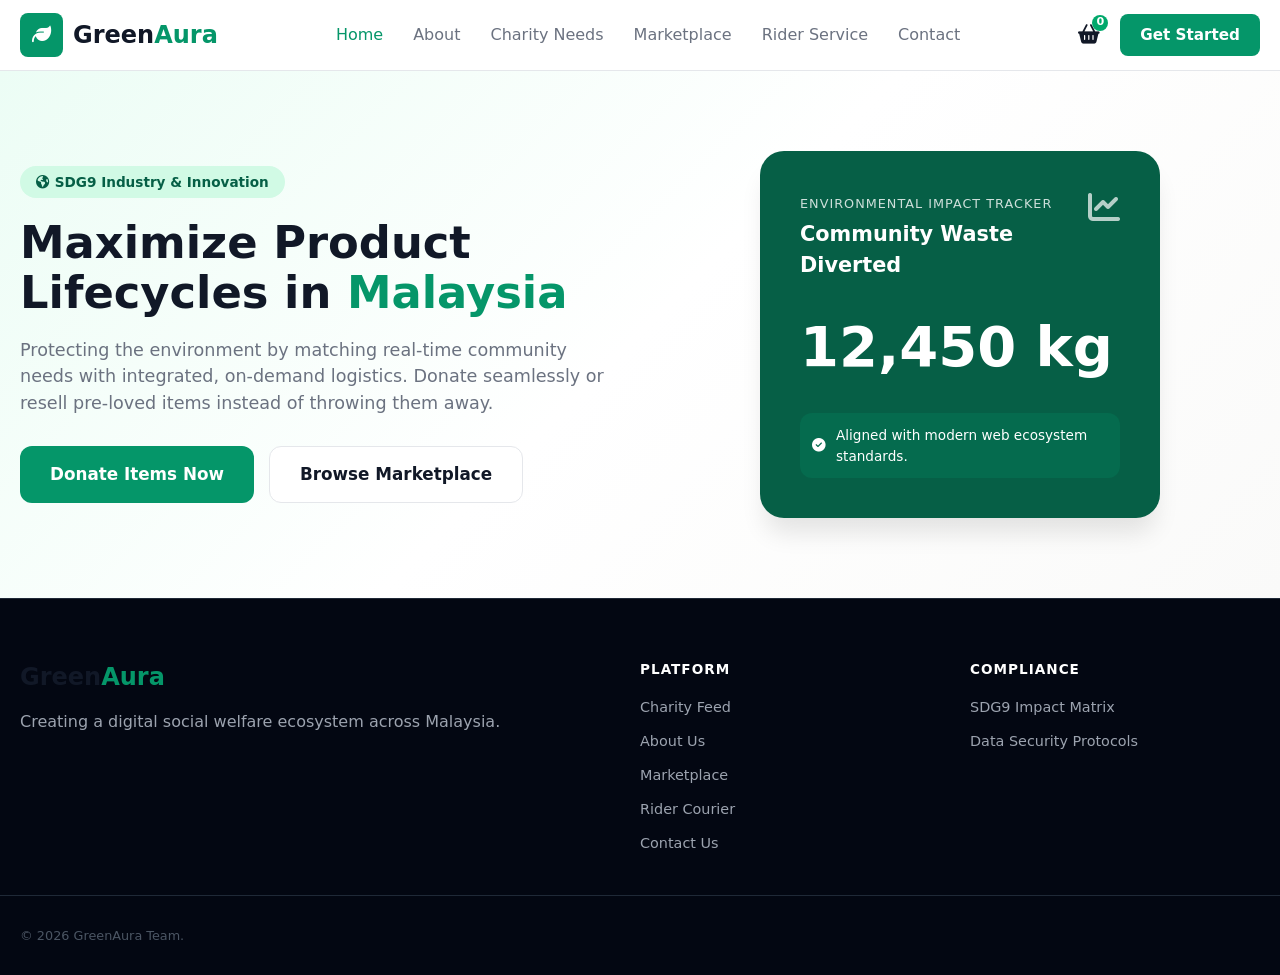
<file: index.html>
<!DOCTYPE html>
<html lang="en">
<head>
    <meta charset="UTF-8">
    <meta name="viewport" content="width=device-width, initial-scale=1.0">
    <title>GreenAura - Sustainable Lifecycle Management</title>
    <link rel="stylesheet" href="style.css">
    <link rel="stylesheet" href="https://cdnjs.cloudflare.com/ajax/libs/font-awesome/6.4.0/css/all.min.css">
</head>
<body>

    <header class="site-header">
        <div class="nav-container">
            <div class="brand-logo">
                <div class="logo-icon"><i class="fa-solid fa-leaf"></i></div>
                <span class="logo-text">Green<span class="logo-highlight">Aura</span></span>
            </div>

            <nav class="main-nav">
                <a href="index.html" class="nav-link active">Home</a>
                 <a href="about.html" class="nav-link">About</a>
                <a href="charity.html" class="nav-link">Charity Needs</a>
                <a href="marketplace.html" class="nav-link">Marketplace</a>
                <a href="rider.html" class="nav-link">Rider Service</a>
                <a href="contact.html" class="nav-link">Contact</a>
            </nav>

            <div class="header-actions">
                <a href="javascript:void(0)" onclick="toggleCartDrawer(true)" class="cart-btn" style="text-decoration: none; position: relative; color: #111827; font-size: 1.2rem;">
                    <i class="fa-solid fa-basket-shopping"></i>
                    <span style="position: absolute; top: -6px; right: -8px; background-color: #00a86b; color: white; font-size: 0.7rem; font-weight: bold; border-radius: 50%; width: 16px; height: 16px; display: flex; align-items: center; justify-content: center;">0</span>
                </a>
                <a href="auth.html" class="btn btn-primary">Get Started</a>
            </div>
        </div>
    </header>

    <main>
        <section class="hero-section">
            <div class="hero-container">
                <div class="hero-content">
                    <div class="badge-tag">
                        <i class="fa-solid fa-earth-americas"></i> SDG9 Industry & Innovation
                    </div>
                    <h1 class="hero-title">Maximize Product Lifecycles in <span class="text-green">Malaysia</span></h1>
                    <p class="hero-description">
                        Protecting the environment by matching real-time community needs with integrated, on-demand logistics. Donate seamlessly or resell pre-loved items instead of throwing them away.
                    </p>
                    <div class="hero-buttons">
                        <a href="charity.html" class="btn btn-primary btn-lg">Donate Items Now</a>
                        <a href="marketplace.html" class="btn btn-secondary btn-lg">Browse Marketplace</a>
                    </div>
                </div>
                
                <div class="hero-visual">
                    <div class="impact-card">
                        <div class="card-header">
                            <div>
                                <span class="card-subtitle">Environmental Impact Tracker</span>
                                <h3 class="card-title">Community Waste Diverted</h3>
                            </div>
                            <i class="fa-solid fa-chart-line card-icon"></i>
                        </div>
                        <div class="card-metric">12,450 kg</div>
                        <div class="card-footer">
                            <i class="fa-solid fa-circle-check"></i>
                            <span>Aligned with modern web ecosystem standards.</span>
                        </div>
                    </div>
                </div>
            </div>
        </section>
    </main>

    <footer class="site-footer">
        <div class="section-container footer-grid">
            <div class="footer-brand">
                <span class="logo-text text-white">Green<span class="logo-highlight">Aura</span></span>
                <p>Creating a digital social welfare ecosystem across Malaysia.</p>
            </div>
            <div class="footer-links">
                <h5>Platform</h5>
                <ul>
                    <li><a href="charity.html">Charity Feed</a></li>
                    <li><a href="about.html">About Us</a></li>
                    <li><a href="marketplace.html">Marketplace</a></li>
                    <li><a href="rider.html">Rider Courier</a></li>
                    <li><a href="contact.html">Contact Us</a></li>
                </ul>
            </div>
            <div class="footer-links">
                <h5>Compliance</h5>
                <ul>
                    <li><a href="#">SDG9 Impact Matrix</a></li>
                    <li><a href="#">Data Security Protocols</a></li>
                </ul>
            </div>
        </div>
        <div class="section-container footer-copyright">
            <p>&copy; 2026 GreenAura Team.</p>
            <p></p>
        </div>
    </footer>

    <div id="cartDrawer" style="position: fixed; top: 0; right: -450px; width: 100%; max-width: 400px; height: 100%; background-color: white; box-shadow: -10px 0 25px rgba(0,0,0,0.08); z-index: 10000; display: flex; flex-direction: column; transition: right 0.3s ease-in-out; box-sizing: border-box; font-family: sans-serif;">
        
        <div style="padding: 24px; border-bottom: 1px solid #e5e7eb; display: flex; justify-content: space-between; align-items: center;">
            <h3 style="margin: 0; font-size: 1.25rem; color: #111827; display: flex; align-items: center; gap: 10px;">
                <i class="fa-solid fa-basket-shopping" style="color: #00a86b;"></i> Selected Items
            </h3>
            <button onclick="toggleCartDrawer(false)" style="background: none; border: none; font-size: 1.3rem; color: #9ca3af; cursor: pointer;">
                <i class="fa-solid fa-xmark"></i>
            </button>
        </div>

        <div id="cartItemsList" style="flex-grow: 1; overflow-y: auto; padding: 24px; display: flex; flex-direction: column; gap: 15px;">
            </div>

        <div style="padding: 24px; border-top: 1px solid #e5e7eb; background-color: #f9fafb;">
            <div style="display: flex; justify-content: space-between; margin-bottom: 15px; font-size: 0.95rem;">
                <span style="color: #4b5563;">Total Gross (With Fees):</span>
                <span id="drawerSubtotal" style="font-weight: 700; color: #111827; font-size: 1.2rem;">RM 0.00</span>
            </div>
            <button onclick="launchSandboxCheckout()" style="width: 100%; background-color: #00a86b; color: white; border: none; padding: 13px; font-size: 1rem; font-weight: 600; border-radius: 8px; cursor: pointer; display: flex; align-items: center; justify-content: center; gap: 8px;">
                Proceed to Secure Checkout <i class="fa-solid fa-arrow-right"></i>
            </button>
        </div>
    </div>

    <div id="cartOverlay" onclick="toggleCartDrawer(false)" style="display: none; position: fixed; top: 0; left: 0; width: 100%; height: 100%; background-color: rgba(0,0,0,0.3); backdrop-filter: blur(1px); z-index: 9999;"></div>

    <script src="cart.js"></script>
</body>
</html>
</file>
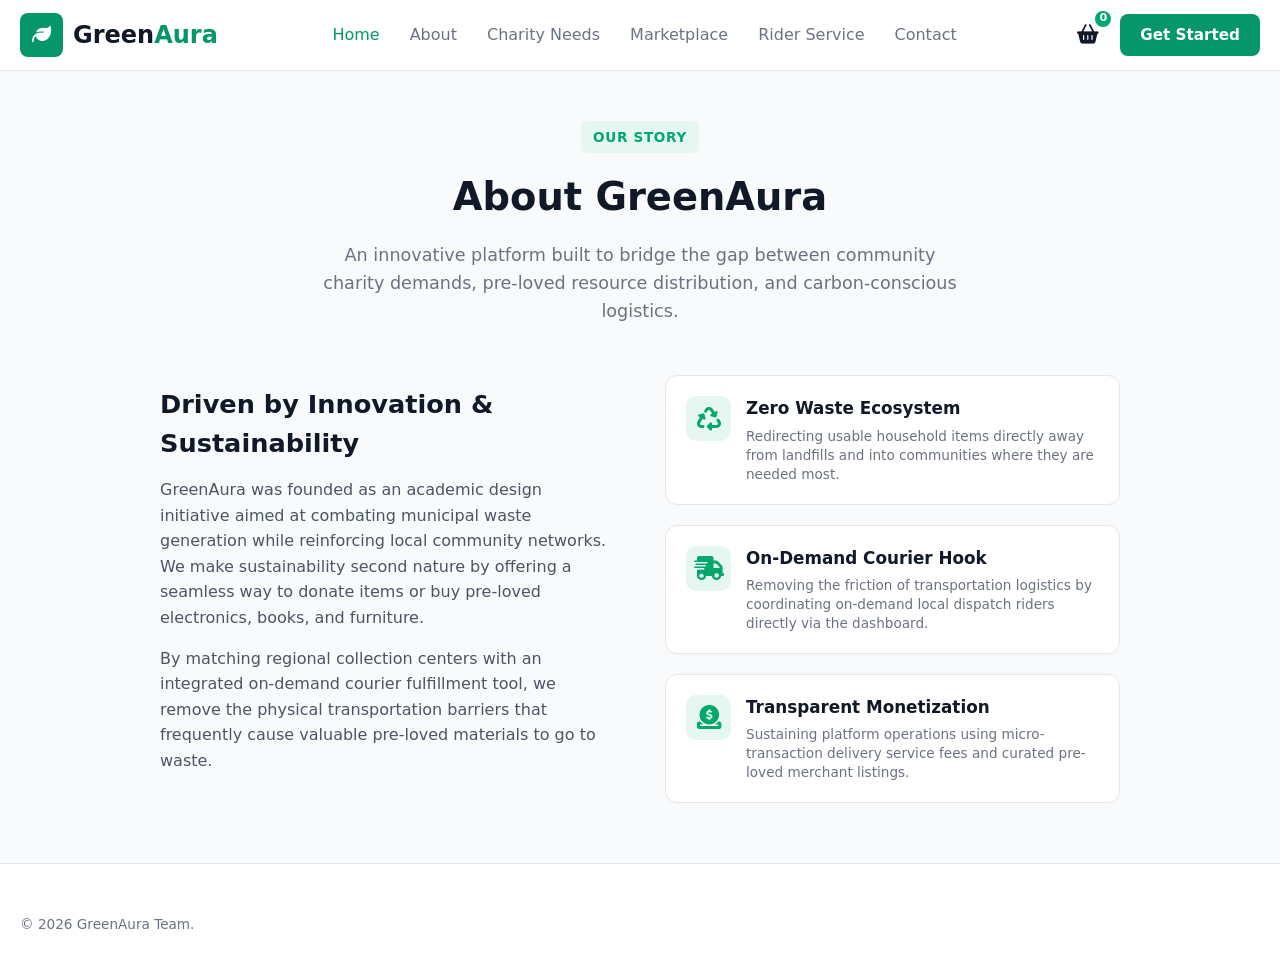
<file: about.html>
<!DOCTYPE html>
<html lang="en">
<head>
    <meta charset="UTF-8">
    <meta name="viewport" content="width=device-width, initial-scale=1.0">
    <title>About Us - GreenAura</title>
    <link rel="stylesheet" href="style.css">
    <link rel="stylesheet" href="https://cdnjs.cloudflare.com/ajax/libs/font-awesome/6.4.0/css/all.min.css">
</head>
<body style="margin: 0; background-color: #f9fafb; font-family: 0.7rem;">

    <header class="site-header">
        <div class="nav-container">
            <div class="brand-logo">
                <div class="logo-icon"><i class="fa-solid fa-leaf"></i></div>
                <span class="logo-text">Green<span class="logo-highlight">Aura</span></span>
            </div>
            
            <nav class="main-nav">
                <a href="index.html" class="nav-link active">Home</a>
                 <a href="about.html" class="nav-link">About</a>
                <a href="charity.html" class="nav-link">Charity Needs</a>
                <a href="marketplace.html" class="nav-link">Marketplace</a>
                <a href="rider.html" class="nav-link">Rider Service</a>
                <a href="contact.html" class="nav-link">Contact</a>
            </nav>
            
            <div class="header-actions" style="display: flex; align-items: center; gap: 15px;">
                <a href="javascript:void(0)" onclick="toggleCartDrawer(true)" class="cart-btn" style="text-decoration: none; position: relative; color: #111827; font-size: 1.2rem; padding: 6px;">
                    <i class="fa-solid fa-basket-shopping"></i>
                    <span style="position: absolute; top: -4px; right: -6px; background-color: #00a86b; color: white; font-size: 0.7rem; font-weight: bold; border-radius: 50%; width: 16px; height: 16px; display: flex; align-items: center; justify-content: center;">0</span>
                </a>
                <a href="auth.html" class="btn btn-primary" style="text-decoration: none;">Get Started</a>
            </div>
        </div>
    </header>

    <main style="max-width: 1000px; margin: 50px auto; padding: 0 20px; box-sizing: border-box;">
        
        <div style="text-align: center; margin-bottom: 50px;">
            <span style="background-color: #e6f6f0; color: #00a86b; padding: 6px 12px; border-radius: 6px; font-weight: 700; font-size: 0.85rem; letter-spacing: 0.05em; display: inline-block; margin-bottom: 15px;">
                OUR STORY
            </span>
            <h1 style="font-size: 2.4rem; color: #111827; margin: 0 0 15px 0; font-weight: 700;">About GreenAura</h1>
            <p style="color: #6b7280; font-size: 1.1rem; max-width: 650px; margin: 0 auto; line-height: 1.6;">
                An innovative platform built to bridge the gap between community charity demands, pre-loved resource distribution, and carbon-conscious logistics.
            </p>
        </div>

        <div style="display: grid; grid-template-columns: 1fr 1fr; gap: 50px; align-items: center; margin-bottom: 60px;">
            <div>
                <h2 style="font-size: 1.6rem; color: #111827; margin-bottom: 15px;">Driven by Innovation & Sustainability</h2>
                <p style="color: #4b5563; font-size: 1rem; line-height: 1.6; margin-bottom: 15px;">
                    GreenAura was founded as an academic design initiative aimed at combating municipal waste generation while reinforcing local community networks. We make sustainability second nature by offering a seamless way to donate items or buy pre-loved electronics, books, and furniture.
                </p>
                <p style="color: #4b5563; font-size: 1rem; line-height: 1.6; margin-bottom: 20px;">
                    By matching regional collection centers with an integrated on-demand courier fulfillment tool, we remove the physical transportation barriers that frequently cause valuable pre-loved materials to go to waste.
                </p>
                
            </div>

            <div style="display: flex; flex-direction: column; gap: 20px;">
                
                <div style="background: white; border: 1px solid #e5e7eb; border-radius: 12px; padding: 20px; display: flex; gap: 15px; box-shadow: 0 2px 4px rgba(0,0,0,0.01);">
                    <div style="color: #00a86b; font-size: 1.5rem; background-color: #e6f6f0; width: 45px; height: 45px; border-radius: 10px; display: flex; align-items: center; justify-content: center; flex-shrink: 0;">
                        <i class="fa-solid fa-recycle"></i>
                    </div>
                    <div>
                        <h4 style="margin: 0 0 5px 0; font-size: 1.05rem; color: #111827; font-weight: 600;">Zero Waste Ecosystem</h4>
                        <p style="margin: 0; font-size: 0.85rem; color: #6b7280; line-height: 1.4;">Redirecting usable household items directly away from landfills and into communities where they are needed most.</p>
                    </div>
                </div>

                <div style="background: white; border: 1px solid #e5e7eb; border-radius: 12px; padding: 20px; display: flex; gap: 15px; box-shadow: 0 2px 4px rgba(0,0,0,0.01);">
                    <div style="color: #00a86b; font-size: 1.5rem; background-color: #e6f6f0; width: 45px; height: 45px; border-radius: 10px; display: flex; align-items: center; justify-content: center; flex-shrink: 0;">
                        <i class="fa-solid fa-truck-fast"></i>
                    </div>
                    <div>
                        <h4 style="margin: 0 0 5px 0; font-size: 1.05rem; color: #111827; font-weight: 600;">On-Demand Courier Hook</h4>
                        <p style="margin: 0; font-size: 0.85rem; color: #6b7280; line-height: 1.4;">Removing the friction of transportation logistics by coordinating on-demand local dispatch riders directly via the dashboard.</p>
                    </div>
                </div>

                <div style="background: white; border: 1px solid #e5e7eb; border-radius: 12px; padding: 20px; display: flex; gap: 15px; box-shadow: 0 2px 4px rgba(0,0,0,0.01);">
                    <div style="color: #00a86b; font-size: 1.5rem; background-color: #e6f6f0; width: 45px; height: 45px; border-radius: 10px; display: flex; align-items: center; justify-content: center; flex-shrink: 0;">
                        <i class="fa-solid fa-circle-dollar-to-slot"></i>
                    </div>
                    <div>
                        <h4 style="margin: 0 0 5px 0; font-size: 1.05rem; color: #111827; font-weight: 600;">Transparent Monetization</h4>
                        <p style="margin: 0; font-size: 0.85rem; color: #6b7280; line-height: 1.4;">Sustaining platform operations using micro-transaction delivery service fees and curated pre-loved merchant listings.</p>
                    </div>
                </div>

            </div>
        </div>

    </main>

    <footer class="site-footer" style="background-color: white; border-top: 1px solid #e5e7eb; padding: 20px 0; text-align: center;">
        <div class="section-container footer-copyright">
            <p style="margin: 0; color: #6b7280; font-size: 0.85rem;">&copy; 2026 GreenAura Team.</p>
        </div>
    </footer>

    <div id="cartDrawer" style="position: fixed; top: 0; right: -450px; width: 100%; max-width: 400px; height: 100%; background-color: white; box-shadow: -10px 0 25px rgba(0,0,0,0.08); z-index: 10000; display: flex; flex-direction: column; transition: right 0.3s ease-in-out; box-sizing: border-box;">
        <div style="padding: 24px; border-bottom: 1px solid #e5e7eb; display: flex; justify-content: space-between; align-items: center;">
            <h3 style="margin: 0; font-size: 1.25rem; color: #111827; display: flex; align-items: center; gap: 10px;"><i class="fa-solid fa-basket-shopping" style="color: #00a86b;"></i> Selected Items</h3>
            <button onclick="toggleCartDrawer(false)" style="background: none; border: none; font-size: 1.3rem; color: #9ca3af; cursor: pointer;"><i class="fa-solid fa-xmark"></i></button>
        </div>
        <div id="cartItemsList" style="flex-grow: 1; overflow-y: auto; padding: 24px; display: flex; flex-direction: column; gap: 15px;"></div>
        <div style="padding: 24px; border-top: 1px solid #e5e7eb; background-color: #f9fafb;">
            <div style="display: flex; justify-content: space-between; margin-bottom: 15px; font-size: 0.95rem;">
                <span style="color: #4b5563;">Total Gross (With Fees):</span>
                <span id="drawerSubtotal" style="font-weight: 700; color: #111827; font-size: 1.2rem;">RM 0.00</span>
            </div>
            <button onclick="launchSandboxCheckout()" style="width: 100%; background-color: #00a86b; color: white; border: none; padding: 13px; font-size: 1rem; font-weight: 600; border-radius: 8px; cursor: pointer; display: flex; align-items: center; justify-content: center; gap: 8px;">Proceed to Secure Checkout <i class="fa-solid fa-arrow-right"></i></button>
        </div>
    </div>
    <div id="cartOverlay" onclick="toggleCartDrawer(false)" style="display: none; position: fixed; top: 0; left: 0; width: 100%; height: 100%; background-color: rgba(0,0,0,0.3); backdrop-filter: blur(1px); z-index: 9999;"></div>

    <script src="cart.js"></script>
</body>
</html>
</file>
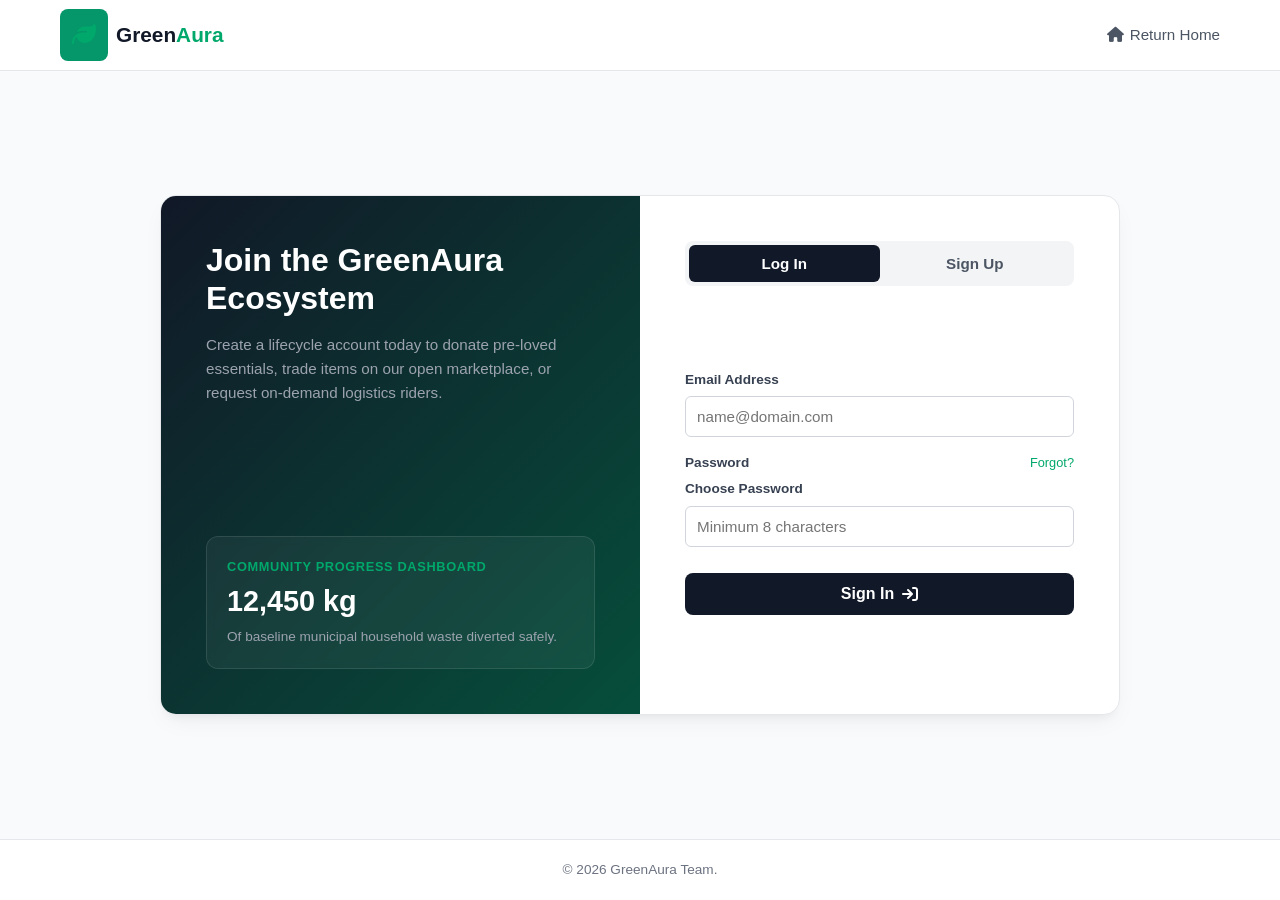
<file: auth.html>
<!DOCTYPE html>
<html lang="en">
<head>
    <meta charset="UTF-8">
    <meta name="viewport" content="width=device-width, initial-scale=1.0">
    <title>Get Started - GreenAura</title>
    <link rel="stylesheet" href="style.css">
    <link rel="stylesheet" href="https://cdnjs.cloudflare.com/ajax/libs/font-awesome/6.4.0/css/all.min.css">
</head>
<body style="background-color: #f9fafb; min-height: 100vh; display: flex; flex-direction: column; font-family: sans-serif; margin: 0;">

    <header class="site-header" style="background: white; border-bottom: 1px solid #e5e7eb;">
        <div class="nav-container" style="max-width: 1200px; margin: 0 auto; padding: 15px 20px; display: flex; justify-content: space-between; align-items: center;">
            <div class="brand-logo" style="display: flex; align-items: center; gap: 8px;">
                <div class="logo-icon" style="color: #00a86b; font-size: 1.5rem;"><i class="fa-solid fa-leaf"></i></div>
                <span class="logo-text" style="font-weight: 700; font-size: 1.3rem; color: #111827;">Green<span style="color: #00a86b;">Aura</span></span>
            </div>
            <a href="index.html" style="text-decoration: none; color: #4b5563; font-size: 0.95rem; display: flex; align-items: center; gap: 6px;">
                <i class="fa-solid fa-house"></i> Return Home
            </a>
        </div>
    </header>

    <main style="flex-grow: 1; display: flex; align-items: center; justify-content: center; padding: 40px 20px; box-sizing: border-box;">
        <div style="background: white; width: 100%; max-width: 960px; border-radius: 16px; box-shadow: 0 10px 25px -5px rgba(0,0,0,0.05), 0 8px 10px -6px rgba(0,0,0,0.05); border: 1px solid #e5e7eb; display: flex; overflow: hidden; min-height: 520px; box-sizing: border-box;">
            
            <div style="flex: 1; background: linear-gradient(135deg, #111827, #064e3b); color: white; padding: 45px; display: flex; flex-direction: column; justify-content: space-between; box-sizing: border-box;">
                <div>
                    <h2 style="font-size: 2rem; margin: 0 0 15px 0; font-weight: 700; line-height: 1.2;">Join the GreenAura Ecosystem</h2>
                    <p style="color: #9ca3af; line-height: 1.6; font-size: 0.95rem; margin: 0;">
                        Create a lifecycle account today to donate pre-loved essentials, trade items on our open marketplace, or request on-demand logistics riders.
                    </p>
                </div>
                
                <div style="background: rgba(255, 255, 255, 0.05); border: 1px solid rgba(255, 255, 255, 0.1); border-radius: 12px; padding: 20px; backdrop-filter: blur(4px);">
                    <div style="font-size: 0.8rem; text-transform: uppercase; letter-spacing: 0.05em; color: #00a86b; font-weight: 600; margin-bottom: 4px;">Community Progress Dashboard</div>
                    <div style="font-size: 1.8rem; font-weight: 700; margin-bottom: 4px;">12,450 kg</div>
                    <div style="font-size: 0.85rem; color: #9ca3af;">Of baseline municipal household waste diverted safely.</div>
                </div>
            </div>

            <div style="flex: 1; padding: 45px; display: flex; flex-direction: column; box-sizing: border-box;">
                
                <div style="display: flex; background-color: #f3f4f6; padding: 4px; border-radius: 8px; margin-bottom: 30px;">
                    <button id="tab-login" onclick="switchAuthTab('login')" style="flex: 1; border: none; padding: 10px; font-weight: 600; border-radius: 6px; cursor: pointer; font-size: 0.95rem; transition: all 0.2s; background-color: #111827; color: white;">
                        Log In
                    </button>
                    <button id="tab-signup" onclick="switchAuthTab('signup')" style="flex: 1; border: none; padding: 10px; font-weight: 600; border-radius: 6px; cursor: pointer; font-size: 0.95rem; transition: all 0.2s; background-color: transparent; color: #4b5563;">
                        Sign Up
                    </button>
                </div>

                <form id="form-login" onsubmit="handleAuthSubmit(event, 'login')" style="display: flex; flex-direction: column; gap: 16px; flex-grow: 1; justify-content: center;">
                    <div>
                        <label style="display: block; font-size: 0.85rem; font-weight: 600; color: #374151; margin-bottom: 6px;">Email Address</label>
                        <input type="email" required placeholder="name@domain.com" style="width: 100%; padding: 11px; border: 1px solid #d1d5db; border-radius: 6px; box-sizing: border-box; font-size: 0.95rem;">
                    </div>
                    <div>
                        <div style="display: flex; justify-content: space-between; margin-bottom: 6px;">
                            <label style="font-size: 0.85rem; font-weight: 600; color: #374151;">Password</label>
                            <a href="#forgot" style="font-size: 0.8rem; color: #00a86b; text-decoration: none;">Forgot?</a>
                        </div>
                        <div>
                            <label style="display: block; font-size: 0.85rem; font-weight: 600; color: #374151; margin-bottom: 6px;">Choose Password</label>
                            <input type="password" id="signupPassword" required minlength="8" placeholder="Minimum 8 characters" style="width: 100%; padding: 11px; border: 1px solid #d1d5db; border-radius: 6px; box-sizing: border-box; font-size: 0.95rem;">
                    </div>
                    </div>
                    <button type="submit" style="width: 100%; background-color: #111827; color: white; border: none; padding: 12px; font-size: 1rem; font-weight: 600; border-radius: 8px; cursor: pointer; margin-top: 10px; display: flex; align-items: center; justify-content: center; gap: 8px;">
                        Sign In <i class="fa-solid fa-arrow-right-to-bracket"></i>
                    </button>
                </form>

                <form id="form-signup" onsubmit="handleAuthSubmit(event, 'signup')" style="display: none; flex-direction: column; gap: 16px; flex-grow: 1; justify-content: center;">
                    <div style="display: grid; grid-template-columns: 1fr 1fr; gap: 12px;">
                        <div>
                            <label style="display: block; font-size: 0.85rem; font-weight: 600; color: #374151; margin-bottom: 6px;">Full Name</label>
                            <input type="text" placeholder="John Doe" style="width: 100%; padding: 11px; border: 1px solid #d1d5db; border-radius: 6px; box-sizing: border-box; font-size: 0.95rem;">
                        </div>
                        <div>
                            <label style="display: block; font-size: 0.85rem; font-weight: 600; color: #374151; margin-bottom: 6px;">Contact No.</label>
                            <input type="tel" placeholder="01X-XXXXXXX" style="width: 100%; padding: 11px; border: 1px solid #d1d5db; border-radius: 6px; box-sizing: border-box; font-size: 0.95rem;">
                        </div>
                    </div>
                    <div>
                        <label style="display: block; font-size: 0.85rem; font-weight: 600; color: #374151; margin-bottom: 6px;">Email Address</label>
                        <input type="email" placeholder="name@domain.com" style="width: 100%; padding: 11px; border: 1px solid #d1d5db; border-radius: 6px; box-sizing: border-box; font-size: 0.95rem;">
                    </div>
                    <div>
                        <label style="display: block; font-size: 0.85rem; font-weight: 600; color: #374151; margin-bottom: 6px;">Choose Password</label>
                        <input type="password" placeholder="Minimum 8 characters" style="width: 100%; padding: 11px; border: 1px solid #d1d5db; border-radius: 6px; box-sizing: border-box; font-size: 0.95rem;">
                    </div>
                    <button type="submit" style="width: 100%; background-color: #00a86b; color: white; border: none; padding: 12px; font-size: 1rem; font-weight: 600; border-radius: 8px; cursor: pointer; margin-top: 10px; display: flex; align-items: center; justify-content: center; gap: 8px;">
                        Create Account <i class="fa-solid fa-user-plus"></i>
                    </button>
                </form>

            </div>
        </div>
    </main>

    <footer class="site-footer" style="background-color: white; border-top: 1px solid #e5e7eb; padding: 20px 0; text-align: center;">
        <p style="margin: 0; color: #6b7280; font-size: 0.85rem;">&copy; 2026 GreenAura Team.</p>
    </footer>

    <script>
        // Smooth tab switching engine logic
        function switchAuthTab(targetTab) {
            const loginTab = document.getElementById('tab-login');
            const signupTab = document.getElementById('tab-signup');
            const loginForm = document.getElementById('form-login');
            const signupForm = document.getElementById('form-signup');

            if (targetTab === 'login') {
                // Style Adjustments
                loginTab.style.backgroundColor = '#111827';
                loginTab.style.color = 'white';
                signupTab.style.backgroundColor = 'transparent';
                signupTab.style.color = '#4b5563';
                // Visibility Adjustments
                loginForm.style.display = 'flex';
                signupForm.style.display = 'none';
            } else {
                // Style Adjustments
                signupTab.style.backgroundColor = '#00a86b';
                signupTab.style.color = 'white';
                loginTab.style.backgroundColor = 'transparent';
                loginTab.style.color = '#4b5563';
                // Visibility Adjustments
                signupForm.style.display = 'flex';
                loginForm.style.display = 'none';
            }
        }

        // Processing submissions
        function handleAuthSubmit(event, mode) {
            event.preventDefault();
            
            if(mode === 'login') {
                alert("🔐 Authentication Successful!\nWelcome back to GreenAura. Loading your system dashboard window space...");
            } else {
                alert("🎉 Account Created Successfully!\nYour credentials have been added to our lifecycle ecosystem node. Welcome to the team!");
            }
            
            // Redirect the verified user straight back to the primary main landing page
            window.location.href = "index.html";
        }
    </script>
</body>
</html>
</file>
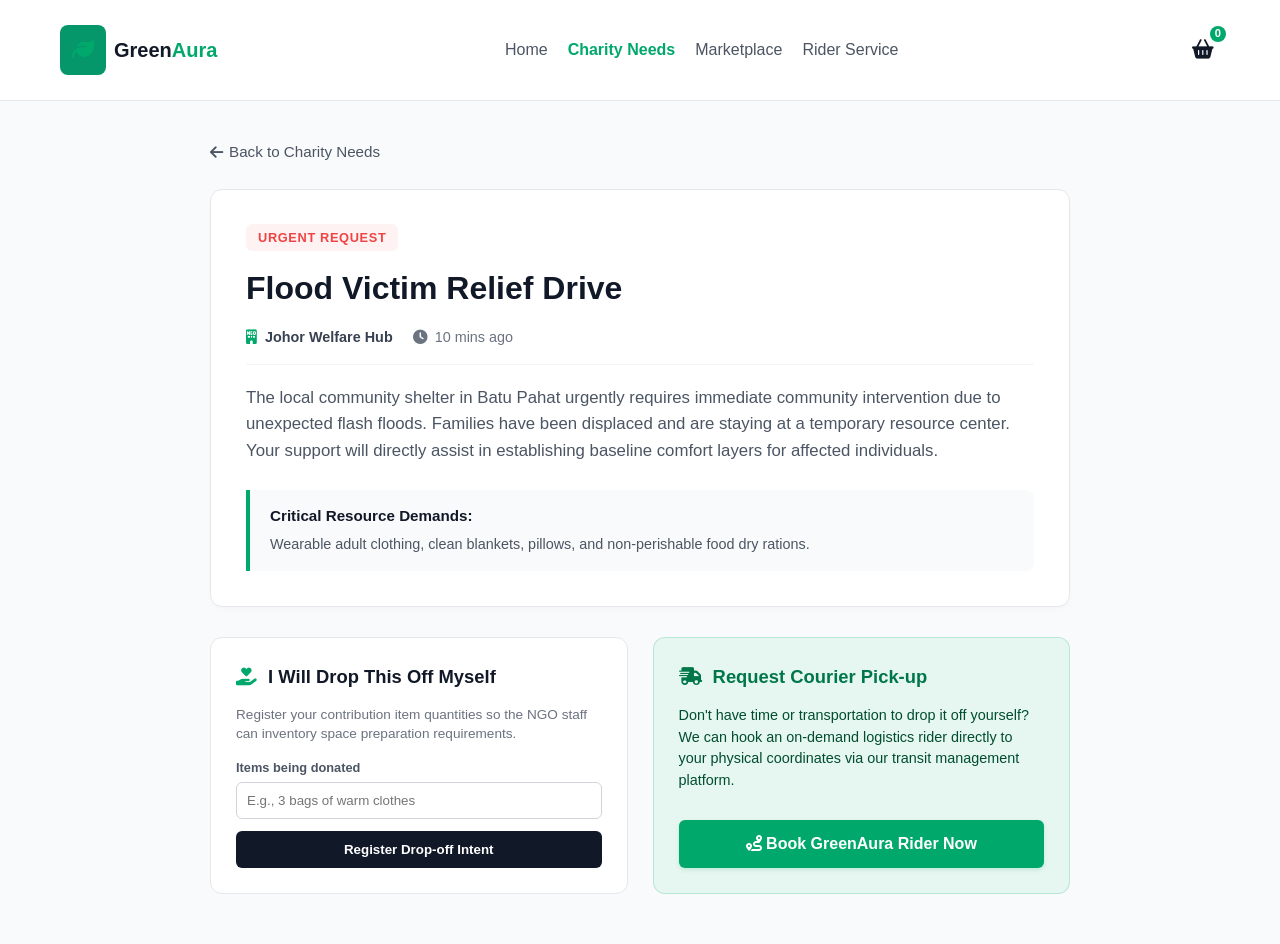
<file: charity-details.html>
<!DOCTYPE html>
<html lang="en">
<head>
    <meta charset="UTF-8">
    <meta name="viewport" content="width=device-width, initial-scale=1.0">
    <title>Campaign Mission Overview - GreenAura</title>
    <link rel="stylesheet" href="style.css">
    <link rel="stylesheet" href="https://cdnjs.cloudflare.com/ajax/libs/font-awesome/6.4.0/css/all.min.css">
</head>
<body style="margin: 0; background-color: #f9fafb; font-family: sans-serif;">

    <header class="site-header" style="background: white; border-bottom: 1px solid #e5e7eb; padding: 15px 0;">
        <div class="nav-container" style="max-width: 1200px; margin: 0 auto; padding: 0 20px; display: flex; justify-content: space-between; align-items: center;">
            <div class="brand-logo" style="display: flex; align-items: center; gap: 8px;">
                <div class="logo-icon" style="color: #00a86b; font-size: 1.4rem;"><i class="fa-solid fa-leaf"></i></div>
                <span class="logo-text" style="font-weight: 700; font-size: 1.25rem; color: #111827;">Green<span style="color: #00a86b;">Aura</span></span>
            </div>
            <nav class="main-nav" style="display: flex; gap: 20px;">
                <a href="index.html" class="nav-link" style="text-decoration: none; color: #4b5563; font-weight: 500;">Home</a>
                <a href="charity.html" class="nav-link active" style="text-decoration: none; color: #00a86b; font-weight: 600;">Charity Needs</a>
                <a href="marketplace.html" class="nav-link" style="text-decoration: none; color: #4b5563; font-weight: 500;">Marketplace</a>
                <a href="rider.html" class="nav-link" style="text-decoration: none; color: #4b5563; font-weight: 500;">Rider Service</a>
            </nav>
            <div class="header-actions">
                <a href="javascript:void(0)" onclick="toggleCartDrawer(true)" class="cart-btn" style="text-decoration: none; position: relative; color: #111827; font-size: 1.2rem; padding: 6px;">
                    <i class="fa-solid fa-basket-shopping"></i>
                    <span style="position: absolute; top: -4px; right: -6px; background-color: #00a86b; color: white; font-size: 0.7rem; font-weight: bold; border-radius: 50%; width: 16px; height: 16px; display: flex; align-items: center; justify-content: center;">0</span>
                </a>
            </div>
        </div>
    </header>

    <main style="max-width: 900px; margin: 40px auto; padding: 0 20px; min-height: 80vh; box-sizing: border-box;">
        
        <a href="charity.html" style="display: inline-flex; align-items: center; gap: 6px; color: #4b5563; text-decoration: none; font-size: 0.95rem; margin-bottom: 25px; font-weight: 500;">
            <i class="fa-solid fa-arrow-left"></i> Back to Charity Needs
        </a>

        <div style="background: white; border: 1px solid #e5e7eb; border-radius: 12px; padding: 35px; box-shadow: 0 4px 6px -1px rgba(0,0,0,0.02); margin-bottom: 30px;">
            <div id="badgeContainer" style="margin-bottom: 15px;"></div>
            
            <h1 id="eventTitle" style="margin: 0 0 15px 0; font-size: 2rem; color: #111827; font-weight: 700;">Loading Campaign...</h1>
            
            <div style="display: flex; gap: 20px; color: #6b7280; font-size: 0.9rem; margin-bottom: 20px; border-bottom: 1px solid #f3f4f6; padding-bottom: 15px;">
                <span><i class="fa-solid fa-building-ngo" style="color: #00a86b; margin-right: 4px;"></i> <strong id="eventOrg" style="color: #374151;">-</strong></span>
                <span><i class="fa-solid fa-clock" style="margin-right: 4px;"></i> <span id="eventTime">Recently</span></span>
            </div>

            <p id="eventDescription" style="color: #4b5563; font-size: 1.05rem; line-height: 1.6; margin: 0 0 25px 0;">
                Reading data node parameters...
            </p>

            <div style="background-color: #f9fafb; border-left: 4px solid #00a86b; padding: 15px 20px; border-radius: 0 8px 8px 0;">
                <h4 style="margin: 0 0 6px 0; color: #111827; font-size: 0.95rem;">Critical Resource Demands:</h4>
                <p id="eventRequirements" style="margin: 0; color: #4b5563; font-size: 0.9rem; font-weight: 500;">-</p>
            </div>
        </div>

        <div style="display: grid; grid-template-columns: 1fr 1fr; gap: 25px; margin-bottom: 50px;">
            
            <div style="background: white; border: 1px solid #e5e7eb; border-radius: 12px; padding: 25px;">
                <h3 style="margin: 0 0 15px 0; font-size: 1.15rem; color: #111827;"><i class="fa-solid fa-hand-holding-heart" style="color: #00a86b; margin-right: 6px;"></i> I Will Drop This Off Myself</h3>
                <p style="font-size: 0.85rem; color: #6b7280; line-height: 1.4; margin-bottom: 15px;">Register your contribution item quantities so the NGO staff can inventory space preparation requirements.</p>
                
                <form onsubmit="handlePledgeSubmit(event)">
                    <div style="margin-bottom: 12px;">
                        <label style="display: block; font-size: 0.8rem; font-weight: 600; color: #4b5563; margin-bottom: 4px;">Items being donated</label>
                        <input type="text" required placeholder="E.g., 3 bags of warm clothes" style="width: 100%; padding: 10px; border: 1px solid #d1d5db; border-radius: 6px; box-sizing: border-box;">
                    </div>
                    <button type="submit" style="width: 100%; background-color: #111827; color: white; border: none; padding: 11px; border-radius: 6px; font-weight: 600; cursor: pointer;">
                        Register Drop-off Intent
                    </button>
                </form>
            </div>

            <div style="background: #e6f6f0; border: 1px solid rgba(0,168,107,0.2); border-radius: 12px; padding: 25px; display: flex; flex-direction: column; justify-content: space-between;">
                <div>
                    <h3 style="margin: 0 0 15px 0; font-size: 1.15rem; color: #00774b;"><i class="fa-solid fa-truck-fast" style="margin-right: 6px;"></i> Request Courier Pick-up</h3>
                    <p style="font-size: 0.9rem; color: #004d30; line-height: 1.5; margin: 0;">
                        Don't have time or transportation to drop it off yourself? We can hook an on-demand logistics rider directly to your physical coordinates via our transit management platform.
                    </p>
                </div>
                <a href="request-rider.html" style="text-align: center; background-color: #00a86b; color: white; text-decoration: none; padding: 12px; border-radius: 6px; font-weight: 600; display: block; box-shadow: 0 2px 4px rgba(0,168,107,0.15);">
                    <i class="fa-solid fa-route"></i> Book GreenAura Rider Now
                </a>
            </div>

        </div>
    </main>

    <div id="cartDrawer" style="position: fixed; top: 0; right: -450px; width: 100; max-width: 400px; height: 100%; background-color: white; z-index: 10000; transition: right 0.3s ease;"></div>
    <div id="cartOverlay" onclick="toggleCartDrawer(false)" style="display: none; position: fixed; top: 0; left: 0; width: 100%; height: 100%; background-color: rgba(0,0,0,0.3); z-index: 9999;"></div>

    <script>
        // Dictionary dataset containing details for each campaign target
        const eventDatabase = {
            flood: {
                title: "Flood Victim Relief Drive",
                org: "Johor Welfare Hub",
                time: "10 mins ago",
                badgeText: "URGENT REQUEST",
                badgeBg: "#fef2f2",
                badgeColor: "#ef4444",
                desc: "The local community shelter in Batu Pahat urgently requires immediate community intervention due to unexpected flash floods. Families have been displaced and are staying at a temporary resource center. Your support will directly assist in establishing baseline comfort layers for affected individuals.",
                reqs: "Wearable adult clothing, clean blankets, pillows, and non-perishable food dry rations."
            },
            ewaste: {
                title: "E-Waste Sustainable Materials Donation Drive",
                org: "KL Eco Center",
                time: "2 hours ago",
                badgeText: "NEARBY EVENT",
                badgeBg: "#eff6ff",
                badgeColor: "#3b82f6",
                desc: "Drop off your broken electronics, dead smartphones, expired personal laptops, or damaged power cords this weekend. Our regional collection framework strips heavy internal components through certified green recycling workflows to prevent chemical elements from bleeding into landfill systems.",
                reqs: "Old laptops, phones, computer motherboards, charging cables, and household batteries."
            },
            books: {
                title: "School Textbooks Distribution Collection",
                org: "Buku For All NGO",
                time: "1 day ago",
                badgeText: "STANDARD NEED",
                badgeBg: "#fef9c3",
                badgeColor: "#a16207",
                desc: "Collecting primary and secondary school textbooks for underserved children ahead of the upcoming institutional academic semester intake. Help us eliminate educational boundaries by redirecting your pre-loved learning assets directly to children who need them.",
                reqs: "Primary and secondary school reference textbooks, unused notebooks, or basic school stationery."
            }
        };

        function renderEventDetails() {
            // Extract URL parameters (?event=xyz)
            const urlParams = new URLSearchParams(window.location.search);
            const eventKey = urlParams.get('event') || 'flood'; // fallback default if none provided
            
            const data = eventDatabase[eventKey];
            
            if (!data) {
                document.getElementById('eventTitle').textContent = "Campaign Not Found";
                return;
            }

            // Bind values dynamically directly to DOM View Nodes
            document.title = `${data.title} - GreenAura`;
            document.getElementById('eventTitle').textContent = data.title;
            document.getElementById('eventOrg').textContent = data.org;
            document.getElementById('eventTime').textContent = data.time;
            document.getElementById('eventDescription').textContent = data.desc;
            document.getElementById('eventRequirements').textContent = data.reqs;

            // Generate status label badge markup dynamically
            document.getElementById('badgeContainer').innerHTML = `
                <span style="background-color: ${data.badgeBg}; color: ${data.badgeColor}; padding: 6px 12px; border-radius: 6px; font-weight: 700; font-size: 0.8rem; letter-spacing: 0.05em;">
                    ${data.badgeText}
                </span>
            `;
        }

        function handlePledgeSubmit(event) {
            event.preventDefault();
            alert("🌟 Pledge successfully logged!\nThank you for organizing your pre-loved resources to support this community drive.");
            window.location.href = "charity.html";
        }

        // Run mapping setup logic on execution lifecycle load
        renderEventDetails();
    </script>

    <script src="cart.js"></script>
</body>
</html>
</file>
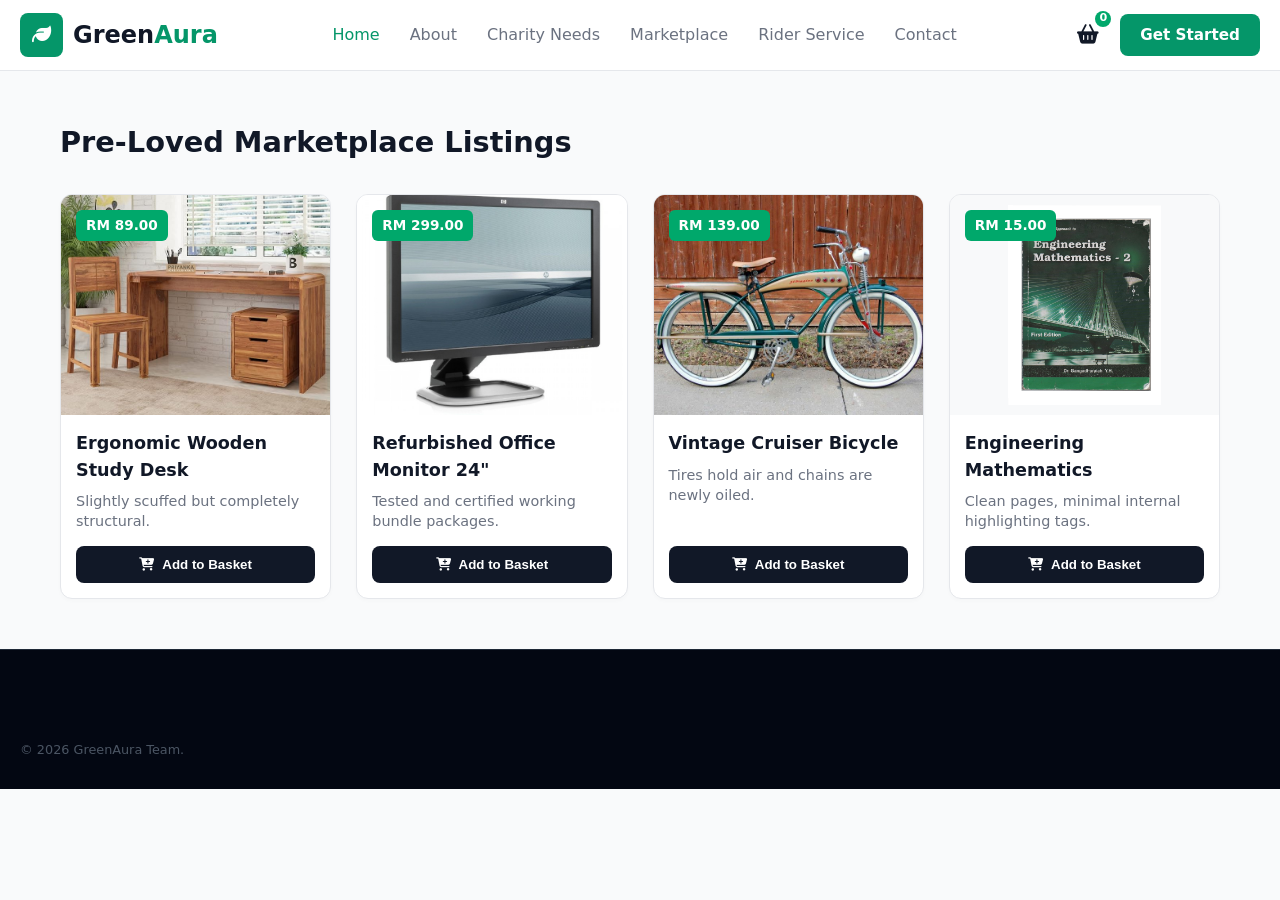
<file: checkout.html>
<!DOCTYPE html>
<html lang="en">
<head>
    <meta charset="UTF-8">
    <meta name="viewport" content="width=device-width, initial-scale=1.0">
    <title>Secure Checkout - GreenAura</title>
    <link rel="stylesheet" href="style.css">
    <link rel="stylesheet" href="https://cdnjs.cloudflare.com/ajax/libs/font-awesome/6.4.0/css/all.min.css">
</head>
<body style="margin: 0; background-color: #f9fafb; font-family: sans-serif;">

    <header class="site-header" style="background: white; border-bottom: 1px solid #e5e7eb; padding: 15px 0;">
        <div class="nav-container" style="max-width: 1200px; margin: 0 auto; padding: 0 20px; display: flex; justify-content: space-between; align-items: center;">
            <div class="brand-logo" style="display: flex; align-items: center; gap: 8px;">
                <div class="logo-icon" style="color: #00a86b; font-size: 1.4rem;"><i class="fa-solid fa-leaf"></i></div>
                <span class="logo-text" style="font-weight: 700; font-size: 1.25rem; color: #111827;">Green<span style="color: #00a86b;">Aura</span></span>
            </div>
            <nav class="main-nav" style="display: flex; gap: 20px;">
                <a href="index.html" class="nav-link" style="text-decoration: none; color: #4b5563;">Home</a>
                <a href="charity.html" class="nav-link" style="text-decoration: none; color: #4b5563;">Charity Needs</a>
                <a href="marketplace.html" class="nav-link" style="text-decoration: none; color: #4b5563;">Marketplace</a>
                <a href="rider.html" class="nav-link" style="text-decoration: none; color: #4b5563;">Rider Service</a>
            </nav>
            <div></div> </div>
    </header>

    <main style="max-width: 1000px; margin: 40px auto; padding: 0 20px;">
        <div style="display: grid; grid-template-columns: 1fr 380px; gap: 30px; align-items: start;">
            
            <div style="background: white; border: 1px solid #e5e7eb; border-radius: 12px; padding: 30px; box-shadow: 0 2px 4px rgba(0,0,0,0.02);">
                <h2 style="margin: 0 0 20px 0; font-size: 1.5rem; color: #111827;"><i class="fa-solid fa-shield-halved" style="color: #00a86b; margin-right: 8px;"></i> Secure Payment Information</h2>
                
                <form id="paymentForm" onsubmit="executeMockPayment(event)">
                    <h3 style="font-size: 1rem; color: #374151; margin-bottom: 12px; border-bottom: 1px solid #f3f4f6; padding-bottom: 6px;">Customer & Delivery Info</h3>
                    <div style="margin-bottom: 15px;">
                        <label style="display: block; font-size: 0.85rem; font-weight: 600; color: #4b5563; margin-bottom: 6px;">Full Name</label>
                        <input type="text" required placeholder="John Doe" style="width: 100%; padding: 10px; border: 1px solid #d1d5db; border-radius: 6px; box-sizing: border-box;">
                    </div>
                    <div style="margin-bottom: 25px;">
                        <label style="display: block; font-size: 0.85rem; font-weight: 600; color: #4b5563; margin-bottom: 6px;">Shipping Address</label>
                        <input type="text" required placeholder="Parit Raja, Batu Pahat, Johor" style="width: 100%; padding: 10px; border: 1px solid #d1d5db; border-radius: 6px; box-sizing: border-box;">
                    </div>

                    <h3 style="font-size: 1rem; color: #374151; margin-bottom: 12px; border-bottom: 1px solid #f3f4f6; padding-bottom: 6px;">Card details</h3>
                    <div style="margin-bottom: 15px;">
                        <label style="display: block; font-size: 0.85rem; font-weight: 600; color: #4b5563; margin-bottom: 6px;">Cardholder Name</label>
                        <input type="text" required placeholder="John Doe" style="width: 100%; padding: 10px; border: 1px solid #d1d5db; border-radius: 6px; box-sizing: border-box;">
                    </div>
                    <div style="margin-bottom: 15px;">
                        <label style="display: block; font-size: 0.85rem; font-weight: 600; color: #4b5563; margin-bottom: 6px;">Card Number</label>
                        <input type="text" required pattern="\d{16}" title="Please provide a valid 16-digit card number" placeholder="1234 5678 1234 5678" style="width: 100%; padding: 10px; border: 1px solid #d1d5db; border-radius: 6px; box-sizing: border-box;">
                    </div>
                    <div style="display: grid; grid-template-columns: 1fr 1fr; gap: 15px; margin-bottom: 25px;">
                        <div>
                            <label style="display: block; font-size: 0.85rem; font-weight: 600; color: #4b5563; margin-bottom: 6px;">Expiration Date</label>
                            <input type="text" required placeholder="MM/YY" style="width: 100%; padding: 10px; border: 1px solid #d1d5db; border-radius: 6px; box-sizing: border-box;">
                        </div>
                        <div>
                            <label style="display: block; font-size: 0.85rem; font-weight: 600; color: #4b5563; margin-bottom: 6px;">CVV</label>
                            <input type="text" required pattern="\d{3}" title="3-digit security code" placeholder="123" style="width: 100%; padding: 10px; border: 1px solid #d1d5db; border-radius: 6px; box-sizing: border-box;">
                        </div>
                    </div>

                    <button type="submit" style="width: 100%; background-color: #00a86b; color: white; border: none; padding: 14px; border-radius: 8px; font-size: 1rem; font-weight: 600; cursor: pointer;">
                        <i class="fa-solid fa-lock"></i> Authorize Secure Payment
                    </button>
                </form>
            </div>

            <div style="background: white; border: 1px solid #e5e7eb; border-radius: 12px; padding: 24px; box-shadow: 0 2px 4px rgba(0,0,0,0.02);">
                <h3 style="margin: 0 0 15px 0; font-size: 1.15rem; color: #111827;">Order Summary</h3>
                <div id="checkoutSummaryList" style="display: flex; flex-direction: column; gap: 12px; margin-bottom: 20px; max-height: 240px; overflow-y: auto; border-bottom: 1px solid #f3f4f6; padding-bottom: 15px;">
                    </div>
                <div style="display: flex; justify-content: space-between; font-weight: bold; font-size: 1.1rem; color: #111827;">
                    <span>Total Bill:</span>
                    <span id="checkoutGrandTotal">RM 0.00</span>
                </div>
            </div>

        </div>
    </main>

    <script>
        // Read Cart from local storage specifically for this viewport block
        const cartItems = JSON.parse(localStorage.getItem('greenaura_cart')) || [];
        
        function populateCheckoutInvoice() {
            const container = document.getElementById('checkoutSummaryList');
            const totalDisplay = document.getElementById('checkoutGrandTotal');
            if(cartItems.length === 0) {
                window.location.href = 'marketplace.html'; // Kick out back to storefront if empty
                return;
            }
            
            let grandTotal = 0;
            container.innerHTML = '';
            
            cartItems.forEach(item => {
                const rowTotal = item.price * item.quantity;
                grandTotal += rowTotal;
                container.innerHTML += `
                    <div style="display: flex; justify-content: space-between; font-size: 0.9rem; color: #4b5563;">
                        <span>${item.name} (x${item.quantity})</span>
                        <span style="font-weight: 600; color: #111827;">RM ${rowTotal.toFixed(2)}</span>
                    </div>
                `;
            });
            totalDisplay.textContent = `RM ${grandTotal.toFixed(2)}`;
        }

        function executeMockPayment(event) {
            event.preventDefault();
            alert("✅ Payment Authorized Successfully!\nYour lifecycle pre-loved carbon saving node transactions have been settled. Thank you for using GreenAura!");
            localStorage.removeItem('greenaura_cart'); // Clear cart data completely
            window.location.href = 'order-success.html'; // Take them back to shop dashboard
        }

        // Run immediately
        populateCheckoutInvoice();
    </script>
</body>
</html>
</file>
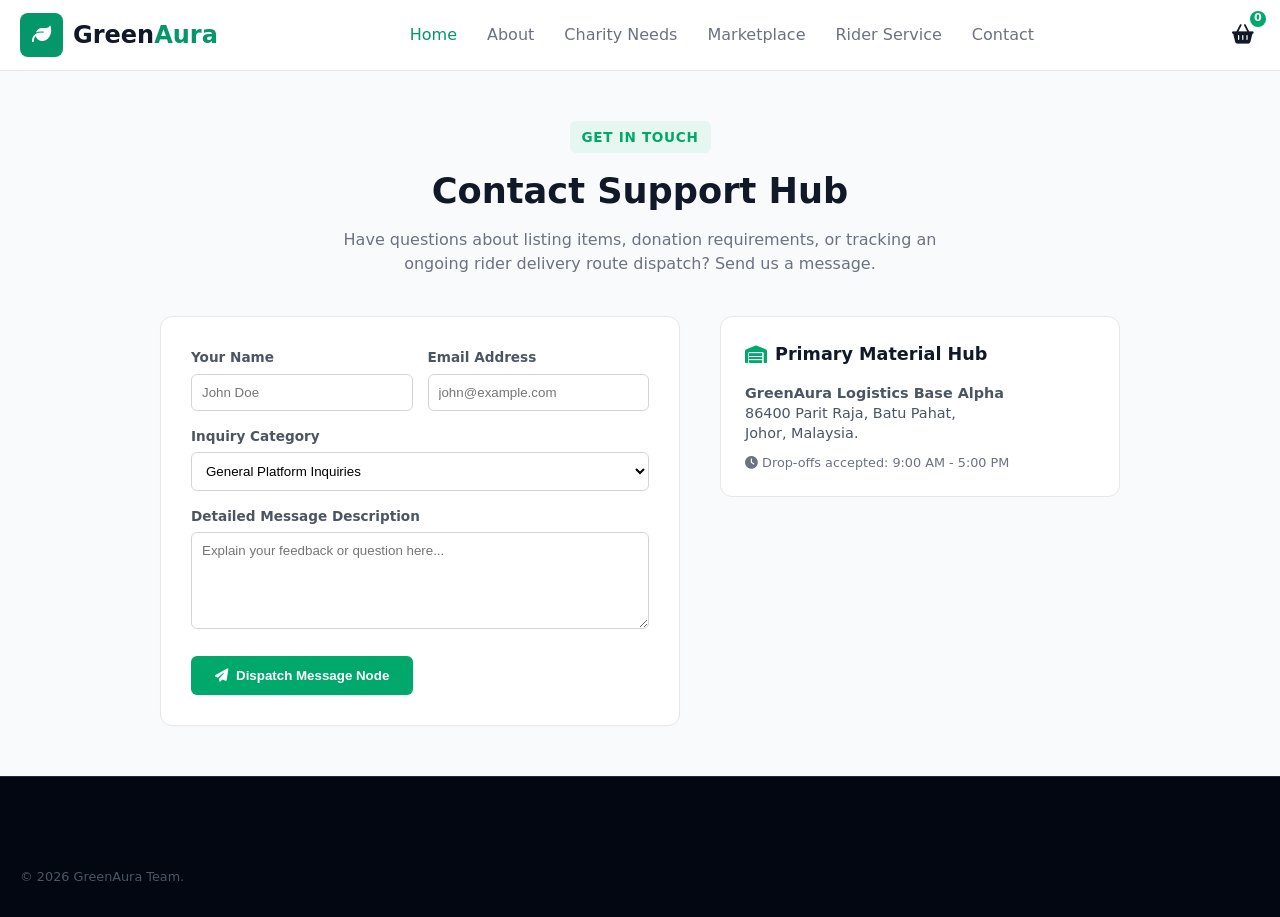
<file: contact.html>
<!DOCTYPE html>
<html lang="en">
<head>
    <meta charset="UTF-8">
    <meta name="viewport" content="width=device-width, initial-scale=1.0">
    <title>Contact Support - GreenAura</title>
    <link rel="stylesheet" href="style.css">
    <link rel="stylesheet" href="https://cdnjs.cloudflare.com/ajax/libs/font-awesome/6.4.0/css/all.min.css">
</head>
<body style="margin: 0; background-color: #f9fafb; font-family: 0.7rem;">

    <header class="site-header">
        <div class="nav-container">
            <div class="brand-logo">
                <div class="logo-icon"><i class="fa-solid fa-leaf"></i></div>
                <span class="logo-text">Green<span class="logo-highlight">Aura</span></span>
            </div>
            
           <nav class="main-nav">
                <a href="index.html" class="nav-link active">Home</a>
                 <a href="about.html" class="nav-link">About</a>
                <a href="charity.html" class="nav-link">Charity Needs</a>
                <a href="marketplace.html" class="nav-link">Marketplace</a>
                <a href="rider.html" class="nav-link">Rider Service</a>
                <a href="contact.html" class="nav-link">Contact</a>
            </nav>
            
            <div class="header-actions" style="display: flex; align-items: center; gap: 15px;">
                <a href="javascript:void(0)" onclick="toggleCartDrawer(true)" class="cart-btn" style="text-decoration: none; position: relative; color: #111827; font-size: 1.2rem; padding: 6px;">
                    <i class="fa-solid fa-basket-shopping"></i>
                    <span style="position: absolute; top: -4px; right: -6px; background-color: #00a86b; color: white; font-size: 0.7rem; font-weight: bold; border-radius: 50%; width: 16px; height: 16px; display: flex; align-items: center; justify-content: center;">0</span>
                </a>
            </div>
        </div>
    </header>

    <main style="max-width: 1000px; margin: 50px auto; padding: 0 20px; box-sizing: border-box;">
        
        <div style="text-align: center; margin-bottom: 40px;">
            <span style="background-color: #e6f6f0; color: #00a86b; padding: 6px 12px; border-radius: 6px; font-weight: 700; font-size: 0.85rem; letter-spacing: 0.05em; display: inline-block; margin-bottom: 12px;">
                GET IN TOUCH
            </span>
            <h1 style="font-size: 2.2rem; color: #111827; margin: 0 0 10px 0; font-weight: 700;">Contact Support Hub</h1>
            <p style="color: #6b7280; font-size: 1rem; max-width: 600px; margin: 0 auto; line-height: 1.5;">
                Have questions about listing items, donation requirements, or tracking an ongoing rider delivery route dispatch? Send us a message.
            </p>
        </div>

        <div style="display: grid; grid-template-columns: 1fr 400px; gap: 40px; align-items: start;">
            
            <div style="background: white; border: 1px solid #e5e7eb; border-radius: 12px; padding: 30px; box-shadow: 0 2px 4px rgba(0,0,0,0.01);">
                <form onsubmit="handleInquirySubmit(event)">
                    <div style="display: grid; grid-template-columns: 1fr 1fr; gap: 15px; margin-bottom: 15px;">
                        <div>
                            <label style="display: block; font-size: 0.85rem; font-weight: 600; color: #4b5563; margin-bottom: 6px;">Your Name</label>
                            <input type="text" required placeholder="John Doe" style="width: 100%; padding: 10px; border: 1px solid #d1d5db; border-radius: 6px; box-sizing: border-box;">
                        </div>
                        <div>
                            <label style="display: block; font-size: 0.85rem; font-weight: 600; color: #4b5563; margin-bottom: 6px;">Email Address</label>
                            <input type="email" required placeholder="john@example.com" style="width: 100%; padding: 10px; border: 1px solid #d1d5db; border-radius: 6px; box-sizing: border-box;">
                        </div>
                    </div>

                    <div style="margin-bottom: 15px;">
                        <label style="display: block; font-size: 0.85rem; font-weight: 600; color: #4b5563; margin-bottom: 6px;">Inquiry Category</label>
                        <select style="width: 100%; padding: 10px; border: 1px solid #d1d5db; border-radius: 6px; box-sizing: border-box; background-color: white;">
                            <option>General Platform Inquiries</option>
                            <option>Marketplace Listing Verification</option>
                            <option>Charity Drop-Off Logistics</option>
                            <option>Rider Delivery Operations</option>
                        </select>
                    </div>

                    <div style="margin-bottom: 20px;">
                        <label style="display: block; font-size: 0.85rem; font-weight: 600; color: #4b5563; margin-bottom: 6px;">Detailed Message Description</label>
                        <textarea required rows="5" placeholder="Explain your feedback or question here..." style="width: 100%; padding: 10px; border: 1px solid #d1d5db; border-radius: 6px; box-sizing: border-box; font-family: sans-serif; resize: vertical;"></textarea>
                    </div>

                    <button type="submit" style="background-color: #00a86b; color: white; border: none; padding: 12px 24px; border-radius: 6px; font-weight: 600; cursor: pointer; display: flex; align-items: center; gap: 8px;">
                        <i class="fa-solid fa-paper-plane"></i> Dispatch Message Node
                    </button>
                </form>
            </div>

            <div style="display: flex; flex-direction: column; gap: 20px;">
                
                <div style="background: white; border: 1px solid #e5e7eb; border-radius: 12px; padding: 24px;">
                    <h3 style="margin: 0 0 15px 0; font-size: 1.1rem; color: #111827; display: flex; align-items: center; gap: 8px;">
                        <i class="fa-solid fa-warehouse" style="color: #00a86b;"></i> Primary Material Hub
                    </h3>
                    <p style="margin: 0 0 10px 0; font-size: 0.9rem; color: #4b5563; line-height: 1.4;">
                        <strong>GreenAura Logistics Base Alpha</strong><br>
                        86400 Parit Raja, Batu Pahat,<br>
                        Johor, Malaysia.
                    </p>
                    <div style="font-size: 0.8rem; color: #6b7280;">
                        <i class="fa-solid fa-clock"></i> Drop-offs accepted: 9:00 AM - 5:00 PM
                    </div>
                </div>

                

            </div>

        </div>
    </main>

    <footer class="site-footer">
        <div class="section-container footer-copyright">
            <p>&copy; 2026 GreenAura Team.</p>
        </div>
    </footer>

    <div id="cartDrawer" style="position: fixed; top: 0; right: -450px; width: 100%; max-width: 400px; height: 100%; background-color: white; z-index: 10000; transition: right 0.3s ease;"></div>
    <div id="cartOverlay" onclick="toggleCartDrawer(false)" style="display: none; position: fixed; top: 0; left: 0; width: 100%; height: 100%; background-color: rgba(0,0,0,0.3); z-index: 9999;"></div>

    <script>
        function handleInquirySubmit(event) {
            event.preventDefault();
            alert("🚀 Inquiry Dispatched successfully!\nOur core platform maintenance queue has received your submission profile parameters.");
            event.target.reset(); // clear the input inputs cleanly
        }
    </script>
    <script src="cart.js"></script>
</body>
</html>
</file>
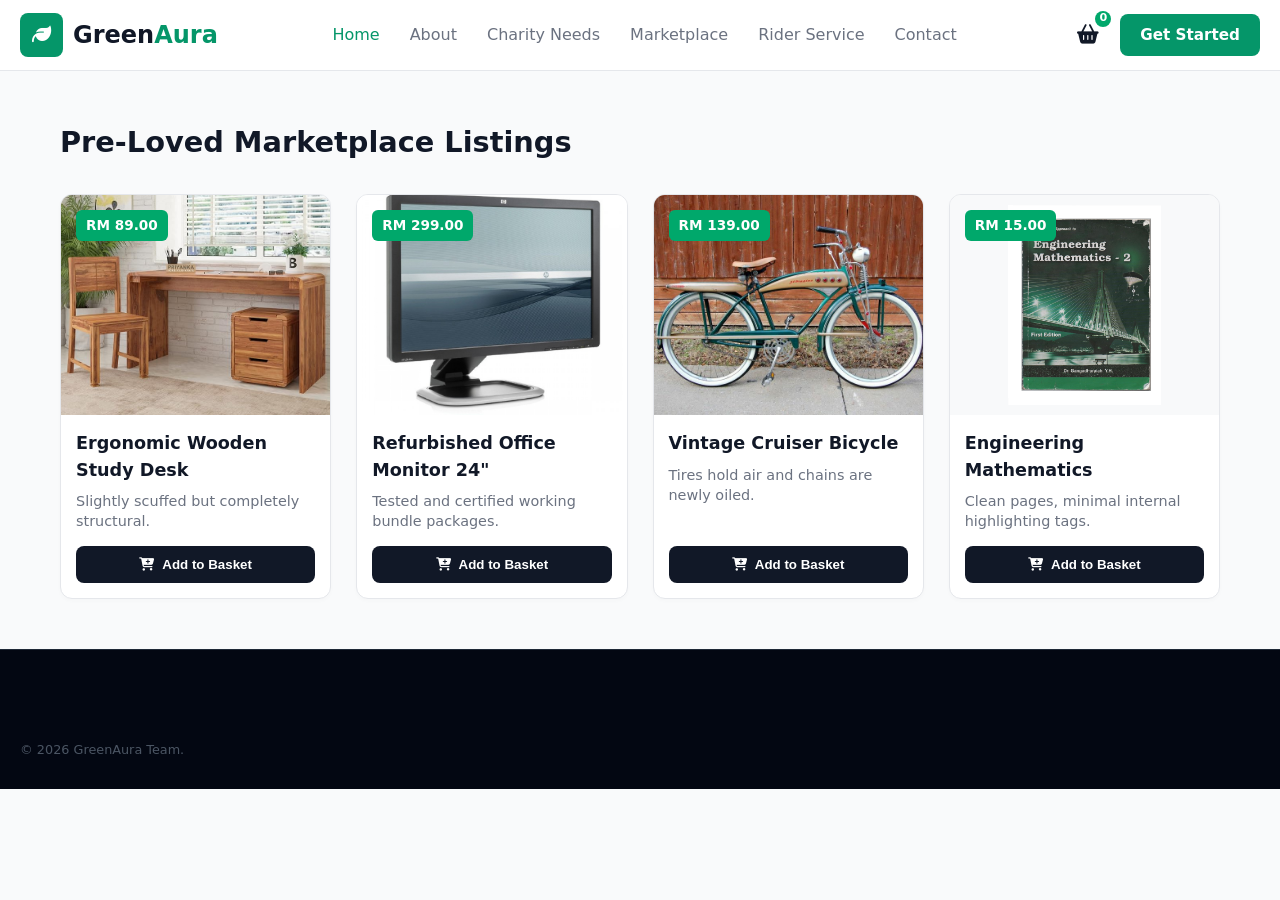
<file: marketplace.html>
<!DOCTYPE html>
<html lang="en">
<head>
    <meta charset="UTF-8">
    <meta name="viewport" content="width=device-width, initial-scale=1.0">
    <title>Marketplace - GreenAura</title>
    <link rel="stylesheet" href="style.css">
    <link rel="stylesheet" href="https://cdnjs.cloudflare.com/ajax/libs/font-awesome/6.4.0/css/all.min.css">
</head>
<body style="margin: 0; background-color: #f9fafb; font-family: 0.7rem;">

   <header class="site-header">
        <div class="nav-container">
            <div class="brand-logo">
                <div class="logo-icon"><i class="fa-solid fa-leaf"></i></div>
                <span class="logo-text">Green<span class="logo-highlight">Aura</span></span>
            </div>
            
           <nav class="main-nav">
                <a href="index.html" class="nav-link active">Home</a>
                 <a href="about.html" class="nav-link">About</a>
                <a href="charity.html" class="nav-link">Charity Needs</a>
                <a href="marketplace.html" class="nav-link">Marketplace</a>
                <a href="rider.html" class="nav-link">Rider Service</a>
                <a href="contact.html" class="nav-link">Contact</a>
            </nav>
            
            <div class="header-actions" style="display: flex; align-items: center; gap: 15px;">
                <a href="javascript:void(0)" onclick="toggleCartDrawer(true)" class="cart-btn" style="text-decoration: none; position: relative; color: #111827; font-size: 1.2rem; padding: 6px;">
                    <i class="fa-solid fa-basket-shopping"></i>
                    <span style="position: absolute; top: -4px; right: -6px; background-color: #00a86b; color: white; font-size: 0.7rem; font-weight: bold; border-radius: 50%; width: 16px; height: 16px; display: flex; align-items: center; justify-content: center;">0</span>
                </a>
                <a href="auth.html" class="btn btn-primary" style="text-decoration: none;">Get Started</a>
            </div>
        </div>
    </header>

    <main>
        <section style="max-width: 1200px; margin: 50px auto; padding: 0 20px;">
            <h2 style="font-size: 1.8rem; color: #111827; margin-bottom: 30px; font-weight: 700;">Pre-Loved Marketplace Listings</h2>
            
            <div class="product-grid" style="display: grid; grid-template-columns: repeat(auto-fill, minmax(240px, 1fr)); gap: 25px;">

                <div class="product-card" style="background: white; border: 1px solid #e5e7eb; border-radius: 12px; overflow: hidden; display: flex; flex-direction: column; box-shadow: 0 2px 4px rgba(0,0,0,0.02);">
                    <div style="position: relative; height: 220px; background-color: #f3f4f6; display: flex; align-items: center; justify-content: center;">
                        <img src="table.jpg" alt="Study Desk" style="width: 100%; height: 100%; object-fit: cover;">
                        <span style="position: absolute; top: 15px; left: 15px; background-color: #00a86b; color: white; padding: 5px 10px; border-radius: 6px; font-weight: bold; font-size: 0.85rem;">RM 89.00</span>
                    </div>
                    <div style="padding: 15px; flex-grow: 1; display: flex; flex-direction: column; justify-content: space-between;">
                        <div>
                            <h4 style="margin: 0 0 8px 0; font-size: 1.1rem; color: #111827; font-weight: 600;">Ergonomic Wooden Study Desk</h4>
                            <p style="margin: 0 0 15px 0; font-size: 0.9rem; color: #6b7280; line-height: 1.4;">Slightly scuffed but completely structural.</p>
                        </div>
                        <button onclick="addToCart('Ergonomic Wooden Study Desk', 89.00)" style="width: 100%; background-color: #111827; color: white; border: none; padding: 11px; border-radius: 8px; font-weight: 600; cursor: pointer; display: flex; align-items: center; justify-content: center; gap: 8px;">
                            <i class="fa-solid fa-cart-plus"></i> Add to Basket
                        </button>
                    </div>
                </div>

                <div class="product-card" style="background: white; border: 1px solid #e5e7eb; border-radius: 12px; overflow: hidden; display: flex; flex-direction: column; box-shadow: 0 2px 4px rgba(0,0,0,0.02);">
                    <div style="position: relative; height: 220px; background-color: #f3f4f6; display: flex; align-items: center; justify-content: center;">
                        <img src="monitor.jpg" alt="Office Monitor" style="width: 100%; height: 100%; object-fit: cover;">    
                        <span style="position: absolute; top: 15px; left: 15px; background-color: #00a86b; color: white; padding: 5px 10px; border-radius: 6px; font-weight: bold; font-size: 0.85rem;">RM 299.00</span>
                    </div>
                    <div style="padding: 15px; flex-grow: 1; display: flex; flex-direction: column; justify-content: space-between;">
                        <div>
                            <h4 style="margin: 0 0 8px 0; font-size: 1.1rem; color: #111827; font-weight: 600;">Refurbished Office Monitor 24"</h4>
                            <p style="margin: 0 0 15px 0; font-size: 0.9rem; color: #6b7280; line-height: 1.4;">Tested and certified working bundle packages.</p>
                        </div>
                        <button onclick="addToCart('Refurbished Office Monitor 24 Inch', 299.00)" style="width: 100%; background-color: #111827; color: white; border: none; padding: 11px; border-radius: 8px; font-weight: 600; cursor: pointer; display: flex; align-items: center; justify-content: center; gap: 8px;">
                            <i class="fa-solid fa-cart-plus"></i> Add to Basket
                        </button>
                    </div>
                </div>

                <div class="product-card" style="background: white; border: 1px solid #e5e7eb; border-radius: 12px; overflow: hidden; display: flex; flex-direction: column; box-shadow: 0 2px 4px rgba(0,0,0,0.02);">
                    <div style="position: relative; height: 220px; background-color: #f3f4f6; display: flex; align-items: center; justify-content: center;">
                        <img src="bicylce.jpg" alt="Cruiser Bicycle" style="width: 100%; height: 100%; object-fit: cover;">
                        <span style="position: absolute; top: 15px; left: 15px; background-color: #00a86b; color: white; padding: 5px 10px; border-radius: 6px; font-weight: bold; font-size: 0.85rem;">RM 139.00</span>
                    </div>
                    <div style="padding: 15px; flex-grow: 1; display: flex; flex-direction: column; justify-content: space-between;">
                        <div>
                            <h4 style="margin: 0 0 8px 0; font-size: 1.1rem; color: #111827; font-weight: 600;">Vintage Cruiser Bicycle</h4>
                            <p style="margin: 0 0 15px 0; font-size: 0.9rem; color: #6b7280; line-height: 1.4;">Tires hold air and chains are newly oiled.</p>
                        </div>
                        <button onclick="addToCart('Vintage Cruiser Bicycle', 139.00)" style="width: 100%; background-color: #111827; color: white; border: none; padding: 11px; border-radius: 8px; font-weight: 600; cursor: pointer; display: flex; align-items: center; justify-content: center; gap: 8px;">
                            <i class="fa-solid fa-cart-plus"></i> Add to Basket
                        </button>
                    </div>
                </div>

                <div class="product-card" style="background: white; border: 1px solid #e5e7eb; border-radius: 12px; overflow: hidden; display: flex; flex-direction: column; box-shadow: 0 2px 4px rgba(0,0,0,0.02);">
                    <div style="position: relative; height: 220px; background-color: #f8f9fa; display: flex; align-items: center; justify-content: center; padding: 10px;">
                        <img src="book.jpg" alt="Engineering Math Book" style="max-width: 100%; max-height: 100%; object-fit: contain;">
                        <span style="position: absolute; top: 15px; left: 15px; background-color: #00a86b; color: white; padding: 5px 10px; border-radius: 6px; font-weight: bold; font-size: 0.85rem;">RM 15.00</span>
                    </div>
                    <div style="padding: 15px; flex-grow: 1; display: flex; flex-direction: column; justify-content: space-between;">
                        <div>
                            <h4 style="margin: 0 0 8px 0; font-size: 1.1rem; color: #111827; font-weight: 600;">Engineering Mathematics</h4>
                            <p style="margin: 0 0 15px 0; font-size: 0.9rem; color: #6b7280; line-height: 1.4;">Clean pages, minimal internal highlighting tags.</p>
                        </div>
                        <button onclick="addToCart('Engineering Mathematics', 15.00)" style="width: 100%; background-color: #111827; color: white; border: none; padding: 11px; border-radius: 8px; font-weight: 600; cursor: pointer; display: flex; align-items: center; justify-content: center; gap: 8px;">
                            <i class="fa-solid fa-cart-plus"></i> Add to Basket
                        </button>
                    </div>
                </div>

            </div>
        </section>
    </main>

    <div id="cartDrawer" style="position: fixed; top: 0; right: -450px; width: 100%; max-width: 400px; height: 100%; background-color: white; box-shadow: -10px 0 25px rgba(0,0,0,0.08); z-index: 10000; display: flex; flex-direction: column; transition: right 0.3s ease-in-out; box-sizing: border-box;">
        
        <div style="padding: 24px; border-bottom: 1px solid #e5e7eb; display: flex; justify-content: space-between; align-items: center;">
            <h3 style="margin: 0; font-size: 1.25rem; color: #111827; display: flex; align-items: center; gap: 10px;">
                <i class="fa-solid fa-basket-shopping" style="color: #00a86b;"></i> Selected Items
            </h3>
            <button onclick="toggleCartDrawer(false)" style="background: none; border: none; font-size: 1.3rem; color: #9ca3af; cursor: pointer;">
                <i class="fa-solid fa-xmark"></i>
            </button>
        </div>

        <div id="cartItemsList" style="flex-grow: 1; overflow-y: auto; padding: 24px; display: flex; flex-direction: column; gap: 15px;">
            </div>

        <div style="padding: 24px; border-top: 1px solid #e5e7eb; background-color: #f9fafb;">
            <div style="display: flex; justify-content: space-between; margin-bottom: 15px; font-size: 0.95rem;">
                <span style="color: #4b5563;">Total Gross (With Fees):</span>
                <span id="drawerSubtotal" style="font-weight: 700; color: #111827; font-size: 1.2rem;">RM 0.00</span>
            </div>
            <button onclick="launchSandboxCheckout()" style="width: 100%; background-color: #00a86b; color: white; border: none; padding: 13px; font-size: 1rem; font-weight: 600; border-radius: 8px; cursor: pointer; display: flex; align-items: center; justify-content: center; gap: 8px;">
                Proceed to Secure Checkout <i class="fa-solid fa-arrow-right"></i>
            </button>
        </div>
    </div>

    <div id="cartOverlay" onclick="toggleCartDrawer(false)" style="display: none; position: fixed; top: 0; left: 0; width: 100%; height: 100%; background-color: rgba(0,0,0,0.3); backdrop-filter: blur(1px); z-index: 9999;"></div>

    <script src="cart.js"></script>

     <footer class="site-footer">
        <div class="section-container footer-copyright">
            <p>&copy; 2026 GreenAura Team.</p>
        </div>
    </footer>
</body>
</html>
</file>
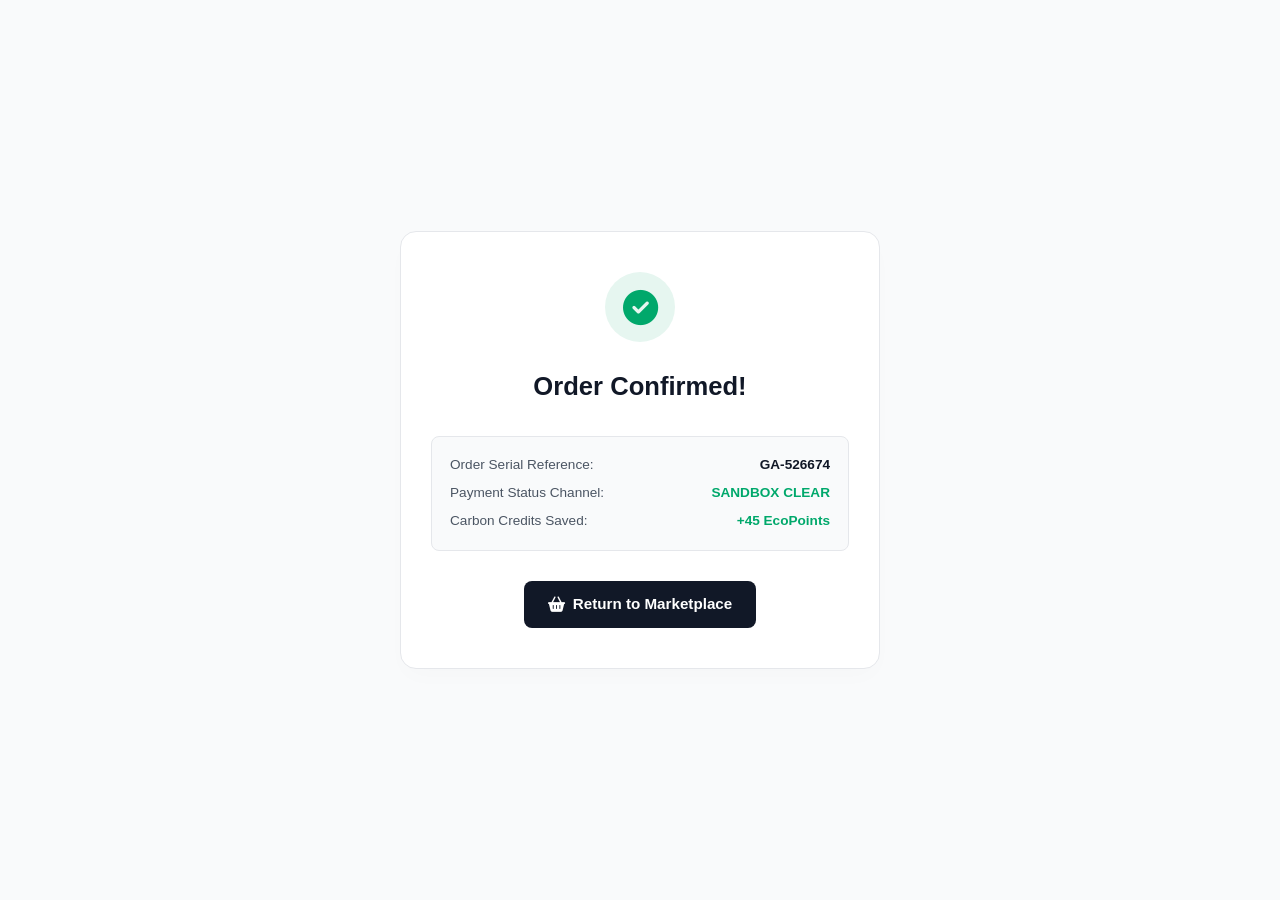
<file: order-success.html>
<!DOCTYPE html>
<html lang="en">
<head>
    <meta charset="UTF-8">
    <meta name="viewport" content="width=device-width, initial-scale=1.0">
    <title>Transaction Confirmed - GreenAura</title>
    <link rel="stylesheet" href="style.css">
    <link rel="stylesheet" href="https://cdnjs.cloudflare.com/ajax/libs/font-awesome/6.4.0/css/all.min.css">
</head>
<body style="margin: 0; background-color: #f9fafb; font-family: sans-serif; display: flex; flex-direction: column; min-height: 100vh;">

    <main style="flex-grow: 1; display: flex; align-items: center; justify-content: center; padding: 20px;">
        <div style="background: white; border: 1px solid #e5e7eb; max-width: 480px; width: 100%; border-radius: 16px; padding: 40px 30px; text-align: center; box-shadow: 0 10px 25px -5px rgba(0,0,0,0.02);">
            
            <div style="background-color: #e6f6f0; color: #00a86b; width: 70px; height: 70px; border-radius: 50%; display: flex; align-items: center; justify-content: center; font-size: 2.2rem; margin: 0 auto 25px auto;">
                <i class="fa-solid fa-circle-check"></i>
            </div>

            <h1 style="font-size: 1.6rem; color: #111827; margin: 0 0 10px 0; font-weight: 700;">Order Confirmed!</h1>
            <p style="color: #6b7280; font-size: 0.95rem; line-height: 1.5; margin: 0 0 30px 0;">
                
            </p>

            <div style="background-color: #f9fafb; border: 1px solid #e5e7eb; border-radius: 8px; padding: 18px; text-align: left; margin-bottom: 30px; font-size: 0.85rem;">
                <div style="display: flex; justify-content: space-between; margin-bottom: 8px; color: #4b5563;">
                    <span>Order Serial Reference:</span>
                    <span style="font-weight: 600; color: #111827;" id="receiptId">GA-849204</span>
                </div>
                <div style="display: flex; justify-content: space-between; margin-bottom: 8px; color: #4b5563;">
                    <span>Payment Status Channel:</span>
                    <span style="font-weight: 700; color: #00a86b;">SANDBOX CLEAR</span>
                </div>
                <div style="display: flex; justify-content: space-between; color: #4b5563;">
                    <span>Carbon Credits Saved:</span>
                    <span style="font-weight: 600; color: #00a86b;">+45 EcoPoints</span>
                </div>
            </div>

            <a href="marketplace.html" style="background-color: #111827; color: white; text-decoration: none; padding: 12px 24px; border-radius: 8px; font-weight: 600; font-size: 0.95rem; display: inline-flex; align-items: center; gap: 8px;">
                <i class="fa-solid fa-basket-shopping"></i> Return to Marketplace
            </a>
        </div>
    </main>

    <script>
        // Generate a random dynamic mock transaction receipt string code sequence for presentation
        document.getElementById('receiptId').textContent = 'GA-' + Math.floor(100000 + Math.random() * 900000);
    </script>
</body>
</html>
</file>
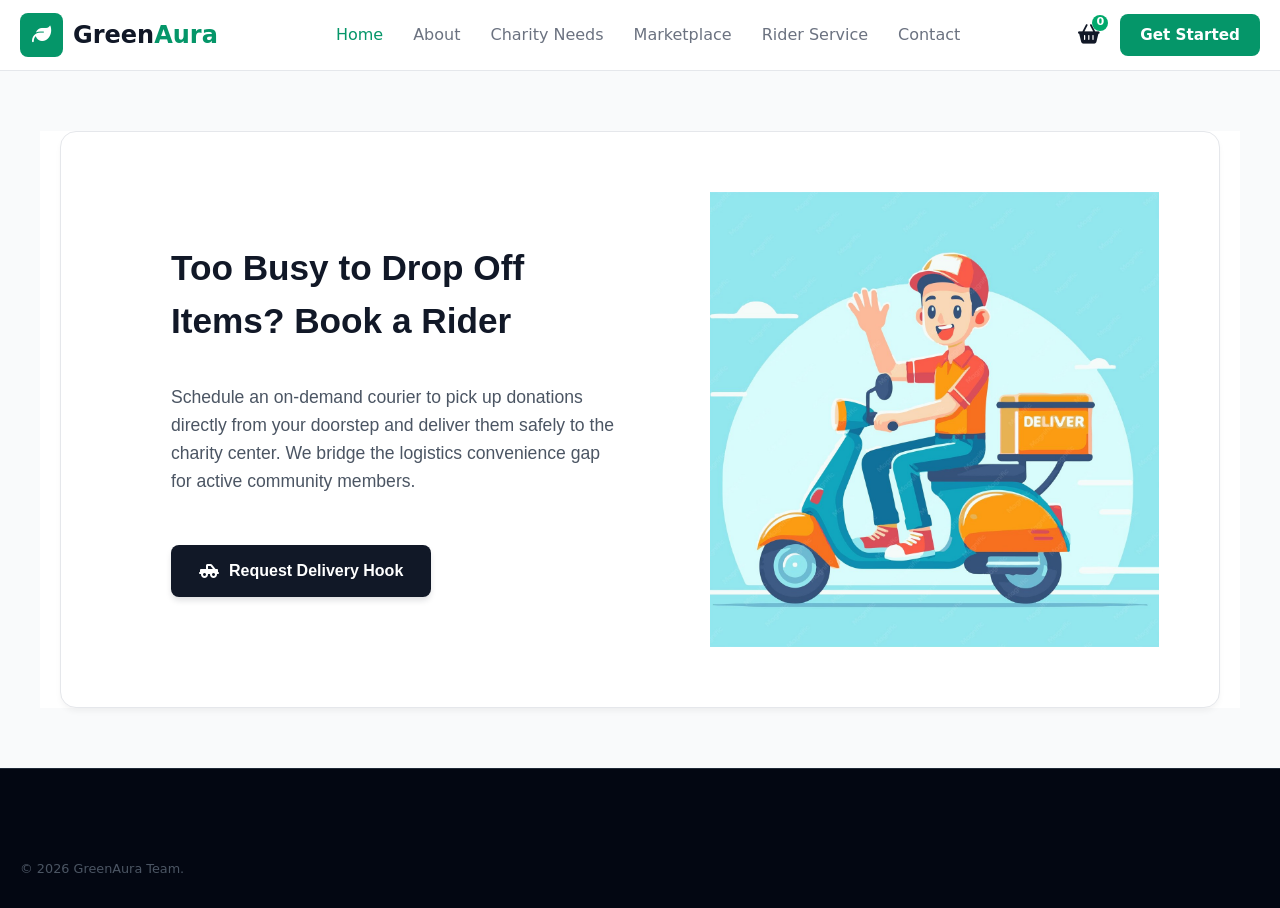
<file: rider.html>
<!DOCTYPE html>
<html lang="en">
<head>
    <meta charset="UTF-8">
    <meta name="viewport" content="width=device-width, initial-scale=1.0">
    <title>Rider Logistics - GreenAura</title>
    <link rel="stylesheet" href="style.css">
    <link rel="stylesheet" href="https://cdnjs.cloudflare.com/ajax/libs/font-awesome/6.4.0/css/all.min.css">
</head>
<body>

    <header class="site-header">
        <div class="nav-container">
            <div class="brand-logo">
                <div class="logo-icon"><i class="fa-solid fa-leaf"></i></div>
                <span class="logo-text">Green<span class="logo-highlight">Aura</span></span>
            </div>
            <nav class="main-nav">
                <a href="index.html" class="nav-link active">Home</a>
                 <a href="about.html" class="nav-link">About</a>
                <a href="charity.html" class="nav-link">Charity Needs</a>
                <a href="marketplace.html" class="nav-link">Marketplace</a>
                <a href="rider.html" class="nav-link">Rider Service</a>
                <a href="contact.html" class="nav-link">Contact</a>
            </nav>
            <div class="header-actions">
                <a href="javascript:void(0)" onclick="toggleCartDrawer(true)" class="cart-btn" style="text-decoration: none; position: relative; color: #111827; font-size: 1.2rem;">
                    <i class="fa-solid fa-basket-shopping"></i>
                    <span style="position: absolute; top: -6px; right: -8px; background-color: #00a86b; color: white; font-size: 0.7rem; font-weight: bold; border-radius: 50%; width: 16px; height: 16px; display: flex; align-items: center; justify-content: center;">0</span>
                </a>
                <a href="auth.html" class="btn btn-primary">Get Started</a>
            </div>
        </div>
    </header>

    <main style="padding: 60px 0; font-family: sans-serif; background-color: #f9fafb; min-height: 70vh;">
        <section class="rider-section" style="max-width: 1200px; margin: 0 auto; padding: 0 20px;">
            
            <div class="rider-banner" style="background: white; border: 1px solid #e5e7eb; border-radius: 16px; overflow: hidden; display: flex; gap: 40px; align-items: stretch; box-shadow: 0 4px 6px -1px rgba(0,0,0,0.05);">
                
                <div class="rider-content" style="flex: 1; padding: 50px; display: flex; flex-direction: column; justify-content: center; min-width: 0;">
                    <h2 style="font-size: 2.2rem; margin: 0 0 15px 0; color: #111827; font-weight: 700;">Too Busy to Drop Off Items? Book a Rider</h2>
                    <p style="color: #4b5563; font-size: 1.1rem; line-height: 1.6; margin: 0 0 30px 0;">
                        Schedule an on-demand courier to pick up donations directly from your doorstep and deliver them safely to the charity center. We bridge the logistics convenience gap for active community members.
                    </p>
                    
                    <div>
                        <a href="request-rider.html" class="btn btn-dark" style="background-color: #111827; color: white; text-decoration: none; padding: 14px 28px; font-weight: 600; border-radius: 8px; display: inline-flex; align-items: center; gap: 10px; font-size: 1rem; box-shadow: 0 4px 6px -1px rgba(17,24,39,0.15);">
                            <i class="fa-solid fa-truck-pickup"></i> Request Delivery Hook
                        </a>
                    </div>
                </div>
                
                <div style="flex: 1; min-height: 350px; position: relative; overflow: hidden;">
                    <img src="delivery.jpg" alt="GreenAura Logistics Rider Delivering On-Demand Package" style="width: 100%; height: 100%; object-fit: cover; display: block;">
                </div>

            </div>
        </section>
    </main>

    <footer class="site-footer">
        <div class="section-container footer-copyright">
            <p>&copy; 2026 GreenAura Team.</p>
        </div>
    </footer>

    <div id="cartDrawer" style="position: fixed; top: 0; right: -450px; width: 100%; max-width: 400px; height: 100%; background-color: white; box-shadow: -10px 0 25px rgba(0,0,0,0.08); z-index: 10000; display: flex; flex-direction: column; transition: right 0.3s ease-in-out; box-sizing: border-box; font-family: sans-serif;">
        
        <div style="padding: 24px; border-bottom: 1px solid #e5e7eb; display: flex; justify-content: space-between; align-items: center;">
            <h3 style="margin: 0; font-size: 1.25rem; color: #111827; display: flex; align-items: center; gap: 10px;">
                <i class="fa-solid fa-basket-shopping" style="color: #00a86b;"></i> Selected Items
            </h3>
            <button onclick="toggleCartDrawer(false)" style="background: none; border: none; font-size: 1.3rem; color: #9ca3af; cursor: pointer;">
                <i class="fa-solid fa-xmark"></i>
            </button>
        </div>

        <div id="cartItemsList" style="flex-grow: 1; overflow-y: auto; padding: 24px; display: flex; flex-direction: column; gap: 15px;">
            </div>

        <div style="padding: 24px; border-top: 1px solid #e5e7eb; background-color: #f9fafb;">
            <div style="display: flex; justify-content: space-between; margin-bottom: 15px; font-size: 0.95rem;">
                <span style="color: #4b5563;">Total Gross (With Fees):</span>
                <span id="drawerSubtotal" style="font-weight: 700; color: #111827; font-size: 1.2rem;">RM 0.00</span>
            </div>
            <button onclick="launchSandboxCheckout()" style="width: 100%; background-color: #00a86b; color: white; border: none; padding: 13px; font-size: 1rem; font-weight: 600; border-radius: 8px; cursor: pointer; display: flex; align-items: center; justify-content: center; gap: 8px;">
                Proceed to Secure Checkout <i class="fa-solid fa-arrow-right"></i>
            </button>
        </div>
    </div>

    <div id="cartOverlay" onclick="toggleCartDrawer(false)" style="display: none; position: fixed; top: 0; left: 0; width: 100%; height: 100%; background-color: rgba(0,0,0,0.3); backdrop-filter: blur(1px); z-index: 9999;"></div>

    <script src="cart.js"></script>
</body>
</html>
</file>
<file: style.css>
/* --- Global Style Settings & Theme Variables --- */
:root {
    --primary-color: #059669;
    --primary-hover: #047857;
    --secondary-color: #ffffff;
    --dark-color: #111827;
    --light-bg: #f9fafb;
    --card-bg: #ffffff;
    --text-main: #374151;
    --text-muted: #6b7280;
    --border-color: #e5e7eb;
    --font-family: system-ui, -apple-system, BlinkMacSystemFont, 'Segoe UI', Roboto, sans-serif;
    --max-width: 1280px;
}

* {
    box-sizing: border-box;
    margin: 0;
    padding: 0;
}

html {
    scroll-behavior: smooth;
}

body {
    font-family: var(--font-family);
    background-color: var(--light-bg);
    color: var(--text-main);
    line-height: 1.5;
}

/* --- Layout Elements --- */
.section-container {
    max-width: var(--max-width);
    margin: 0 auto;
    padding: 0 20px;
    width: 100%;
}


.grid-layout {
    display: grid !important;
    grid-template-columns: repeat(4, 1fr); 
    gap: 20px; 
    margin-bottom: 40px; 
    clear: both;
}


.site-footer {
    clear: both;
    width: 100%;
    padding: 30px 0;
    margin-top: auto; 
}

@media (min-width: 768px) {
    .columns-3 { grid-template-columns: repeat(3, 1fr); }
    .columns-4 { grid-template-columns: repeat(2, 1fr); }
}

@media (min-width: 1024px) {
    .columns-4 { grid-template-columns: repeat(4, 1fr); }
}

/* --- Interactive Button UI Components --- */
.btn {
    display: inline-flex;
    align-items: center;
    justify-content: center;
    padding: 10px 20px;
    border-radius: 8px;
    font-weight: 600;
    font-size: 0.95rem;
    cursor: pointer;
    transition: all 0.2s ease;
    border: none;
    text-decoration: none;
}

.btn-primary {
    background-color: var(--primary-color);
    color: #ffffff;
}

.btn-primary:hover {
    background-color: var(--primary-hover);
}

.btn-secondary {
    background-color: var(--secondary-color);
    color: var(--dark-color);
    border: 1px solid var(--border-color);
}

.btn-secondary:hover {
    background-color: #f3f4f6;
}

.btn-dark {
    background-color: var(--dark-color);
    color: #ffffff;
}

.btn-dark:hover {
    background-color: var(--primary-color);
}

.btn-light {
    background-color: #ffffff;
    color: var(--primary-hover);
}

.btn-light:hover {
    background-color: #f3f4f6;
}

.btn-full {
    width: 100%;
}

.btn-lg {
    padding: 15px 30px;
    font-size: 1.05rem;
    border-radius: 12px;
}

/* --- Header & Navigation Bar --- */
.site-header {
    position: sticky;
    top: 0;
    z-index: 100;
    background-color: rgba(255, 255, 255, 0.95);
    backdrop-filter: blur(4px);
    border-bottom: 1px solid var(--border-color);
}

.nav-container {
    max-width: var(--max-width);
    margin: 0 auto;
    padding: 0 20px;
    height: 70px;
    display: flex;
    align-items: center;
    justify-content: space-between;
}

.brand-logo {
    display: flex;
    align-items: center;
    gap: 10px;
}

.logo-icon {
    background-color: var(--primary-color);
    color: #ffffff;
    padding: 8px 12px;
    border-radius: 8px;
    font-size: 1.2rem;
}

.logo-text {
    font-size: 1.5rem;
    font-weight: 800;
    color: var(--dark-color);
}

.logo-highlight {
    color: var(--primary-color);
}

.main-nav {
    display: none;
    gap: 30px;
}

@media (min-width: 768px) {
    .main-nav { display: flex; }
}

.nav-link {
    text-decoration: none;
    color: var(--text-muted);
    font-weight: 500;
    transition: color 0.2s;
}

.nav-link:hover, .nav-link.active {
    color: var(--primary-color);
}

.header-actions {
    display: flex;
    align-items: center;
    gap: 20px;
}

.cart-btn {
    position: relative;
    color: var(--text-main);
    font-size: 1.3rem;
    text-decoration: none;
}

.cart-badge {
    position: absolute;
    top: -5px;
    right: -8px;
    background-color: var(--primary-color);
    color: white;
    font-size: 0.7rem;
    font-weight: bold;
    width: 16px;
    height: 16px;
    border-radius: 50%;
    display: flex;
    align-items: center;
    justify-content: center;
}

/* --- Hero Showcase Design --- */
.hero-section {
    background: linear-gradient(135deg, #ecfdf5 0%, #ffffff 50%, #fafaf9 100%);
    padding: 80px 0;
}

.hero-container {
    max-width: var(--max-width);
    margin: 0 auto;
    padding: 0 20px;
    display: grid;
    gap: 40px;
    align-items: center;
}

@media (min-width: 768px) {
    .hero-container { grid-template-columns: 1fr 1fr; }
}

.hero-content {
    display: flex;
    flex-direction: column;
    gap: 20px;
}

.badge-tag {
    align-self: flex-start;
    background-color: #d1fae5;
    color: #065f46;
    padding: 6px 16px;
    border-radius: 20px;
    font-size: 0.85rem;
    font-weight: 700;
}

.hero-title {
    font-size: 2.8rem;
    font-weight: 900;
    color: var(--dark-color);
    line-height: 1.1;
}

.text-green { color: var(--primary-color); }

.hero-description {
    font-size: 1.1rem;
    color: var(--text-muted);
}

.hero-buttons {
    display: flex;
    gap: 15px;
    margin-top: 10px;
}

/* Environmental Graphic Metric Card */
.hero-visual {
    display: flex;
    justify-content: center;
}

.impact-card {
    background-color: #065f46;
    color: #ffffff;
    padding: 40px;
    border-radius: 24px;
    box-shadow: 0 20px 25px -5px rgba(0,0,0,0.1);
    width: 100%;
    max-width: 400px;
}

.card-header {
    display: flex;
    justify-content: space-between;
    align-items: start;
}

.card-subtitle {
    font-size: 0.8rem;
    text-transform: uppercase;
    opacity: 0.8;
    letter-spacing: 1px;
}

.card-title {
    font-size: 1.3rem;
    margin-top: 4px;
}

.card-icon {
    font-size: 2rem;
    opacity: 0.7;
}

.card-metric {
    font-size: 3.5rem;
    font-weight: 900;
    margin: 24px 0;
}

.card-footer {
    display: flex;
    align-items: center;
    gap: 10px;
    font-size: 0.85rem;
    background-color: rgba(4,120,87,0.5);
    padding: 12px;
    border-radius: 12px;
}

/* --- Real-Time Content Feed Section --- */
.feed-section {
    background-color: #ffffff;
    padding: 80px 0;
}

.section-header {
    display: flex;
    flex-direction: column;
    justify-content: space-between;
    align-items: flex-start;
    margin-bottom: 40px;
    gap: 15px;
}

@media (min-width: 768px) {
    .section-header { flex-direction: row; align-items: flex-end; }
}

.section-title {
    font-size: 2rem;
    font-weight: 800;
    color: var(--dark-color);
}

.section-subtitle {
    color: var(--text-muted);
    margin-top: 5px;
}

.live-indicator {
    display: inline-flex;
    align-items: center;
    font-size: 0.85rem;
    font-weight: 700;
    color: var(--primary-color);
}

.ping-dot {
    width: 8px;
    height: 8px;
    background-color: #ef4444;
    border-radius: 50%;
    margin-right: 8px;
    display: inline-block;
}

/* Feed Informational Cards */
.info-card {
    background-color: var(--light-bg);
    padding: 30px;
    border-radius: 16px;
    border: 1px solid #f3f4f6;
    display: flex;
    flex-direction: column;
    justify-content: space-between;
}

.card-top {
    display: flex;
    justify-content: space-between;
    margin-bottom: 15px;
}

.tag {
    font-size: 0.75rem;
    font-weight: 700;
    padding: 4px 10px;
    border-radius: 6px;
    text-transform: uppercase;
}

.tag-danger { background-color: #fee2e2; color: #991b1b; }
.tag-info { background-color: #dbeafe; color: #1e40af; }
.tag-warning { background-color: #fef3c7; color: #92400e; }

.timestamp {
    font-size: 0.8rem;
    color: var(--text-muted);
}

.item-title {
    font-size: 1.25rem;
    font-weight: 700;
    color: var(--dark-color);
    margin-bottom: 10px;
}

.item-description {
    font-size: 0.95rem;
    color: var(--text-muted);
    margin-bottom: 20px;
    display: -webkit-box;
    -webkit-line-clamp: 3;
    line-clamp: 3;
    -webkit-box-orient: vertical;
    overflow: hidden;
}

.card-bottom {
    border-top: 1px solid var(--border-color);
    padding-top: 15px;
    display: flex;
    justify-content: space-between;
    align-items: center;
    font-size: 0.85rem;
}

.author-tag {
    color: var(--text-main);
    font-weight: 500;
}

.action-link {
    color: var(--primary-color);
    text-decoration: none;
    font-weight: 700;
}

/* --- External API Maps Segment --- */
.map-sandbox-section {
    background-color: #f3f4f6;
    padding: 50px 0;
    border-top: 1px solid var(--border-color);
    border-bottom: 1px solid var(--border-color);
}

.map-wrapper {
    background-color: #ffffff;
    padding: 24px;
    border-radius: 16px;
    display: flex;
    flex-direction: column;
    align-items: center;
    justify-content: space-between;
    gap: 30px;
}

@media (min-width: 768px) {
    .map-wrapper { flex-direction: row; }
}

.map-text {
    max-width: 500px;
}

.map-text h3 {
    margin-bottom: 10px;
    font-size: 1.25rem;
}

.map-text p {
    font-size: 0.9rem;
    color: var(--text-muted);
}

.map-canvas-placeholder {
    width: 100%;
    height: 120px;
    background-color: #e5e7eb;
    border-radius: 12px;
    border: 2px dashed #9ca3af;
    display: flex;
    align-items: center;
    justify-content: center;
    color: #6b7280;
    font-size: 0.9rem;
    font-weight: 500;
}


@media (min-width: 768px) {
    .map-canvas-placeholder { width: 300px; }
}

/* --- Sustainable E-Commerce Marketplace --- */
.marketplace-section {
    padding: 80px 0;
}

.product-card {
    background-color: #ffffff;
    border-radius: 16px;
    border: 1px solid var(--border-color);
    overflow: hidden;
    display: flex;
    flex-direction: column;
}

.product-media {
    background-color: #e5e7eb;
    height: 200px;
    display: flex;
    align-items: center;
    justify-content: center;
    font-size: 3rem;
    color: #9ca3af;
    position: relative;
}

.price-tag {
    position: absolute;
    top: 15px;
    left: 15px;
    background-color: var(--primary-color);
    color: #ffffff;
    font-size: 0.8rem;
    font-weight: 700;
    padding: 4px 10px;
    border-radius: 4px;
}

.product-details {
    padding: 20px;
    display: flex;
    flex-direction: column;
    gap: 12px;
    flex-grow: 1;
}

.product-name {
    font-size: 1.1rem;
    font-weight: 700;
    color: var(--dark-color);
    white-space: nowrap;
    overflow: hidden;
    text-overflow: ellipsis;
}

.product-desc {
    font-size: 0.85rem;
    color: var(--text-muted);
    display: -webkit-box;
    -webkit-line-clamp: 2;
    line-clamp: 2;
    -webkit-box-orient: vertical;
    overflow: hidden;
}

/* --- On-Demand Logistics Section --- */
.rider-section {
    padding-bottom: 80px;
    background-color: #ffffff;
}

.rider-banner {
    background: linear-gradient(to right, #065f46, #0f766e);
    border-radius: 24px;
    padding: 60px;
    color: #ffffff;
    position: relative;
    overflow: hidden;
}

.rider-content {
    max-width: 600px;
    display: flex;
    flex-direction: column;
    gap: 20px;
    position: relative;
    z-index: 10;
}

.rider-banner h2 { font-size: 2rem; font-weight: 800; }
.rider-banner p { color: #d1fae5; }

.rider-bg-icon {
    position: absolute;
    right: -20px;
    top: -20px;
    font-size: 16rem;
    opacity: 0.05;
    pointer-events: none;
}

/* --- Footnotes & Universal Footer Structure --- */
.site-footer {
    background-color: #030712;
    color: #9ca3af;
    padding: 60px 0 30px 0;
    border-top: 1px solid #1f2937;
}

.footer-grid {
    display: grid;
    gap: 40px;
    grid-template-columns: 1fr;
    padding-bottom: 40px;
    border-bottom: 1px solid #1f2937;
}

@media (min-width: 768px) {
    .footer-grid { grid-template-columns: 2fr 1fr 1fr; }
}

.footer-brand {
    display: flex;
    flex-direction: column;
    gap: 15px;
}

.footer-links h5 {
    color: #ffffff;
    font-size: 0.85rem;
    text-transform: uppercase;
    letter-spacing: 1px;
    margin-bottom: 15px;
}

.footer-links ul {
    list-style: none;
    display: flex;
    flex-direction: column;
    gap: 10px;
}

.footer-links a {
    color: #9ca3af;
    text-decoration: none;
    font-size: 0.9rem;
}

.footer-links a:hover {
    color: var(--primary-color);
}

.footer-copyright {
    padding-top: 30px;
    display: flex;
    flex-direction: column;
    justify-content: space-between;
    align-items: center;
    gap: 15px;
    font-size: 0.8rem;
    color: #4b5563;
}

@media (min-width: 768px) {
    .footer-copyright { flex-direction: row; }
}

#map-canvas {
    width: 100% !important;
    height: 450px !important; /* Forces the box to expand visually */
    min-height: 450px !important;
    display: block !important;
    border-radius: 12px;
}
</file>
